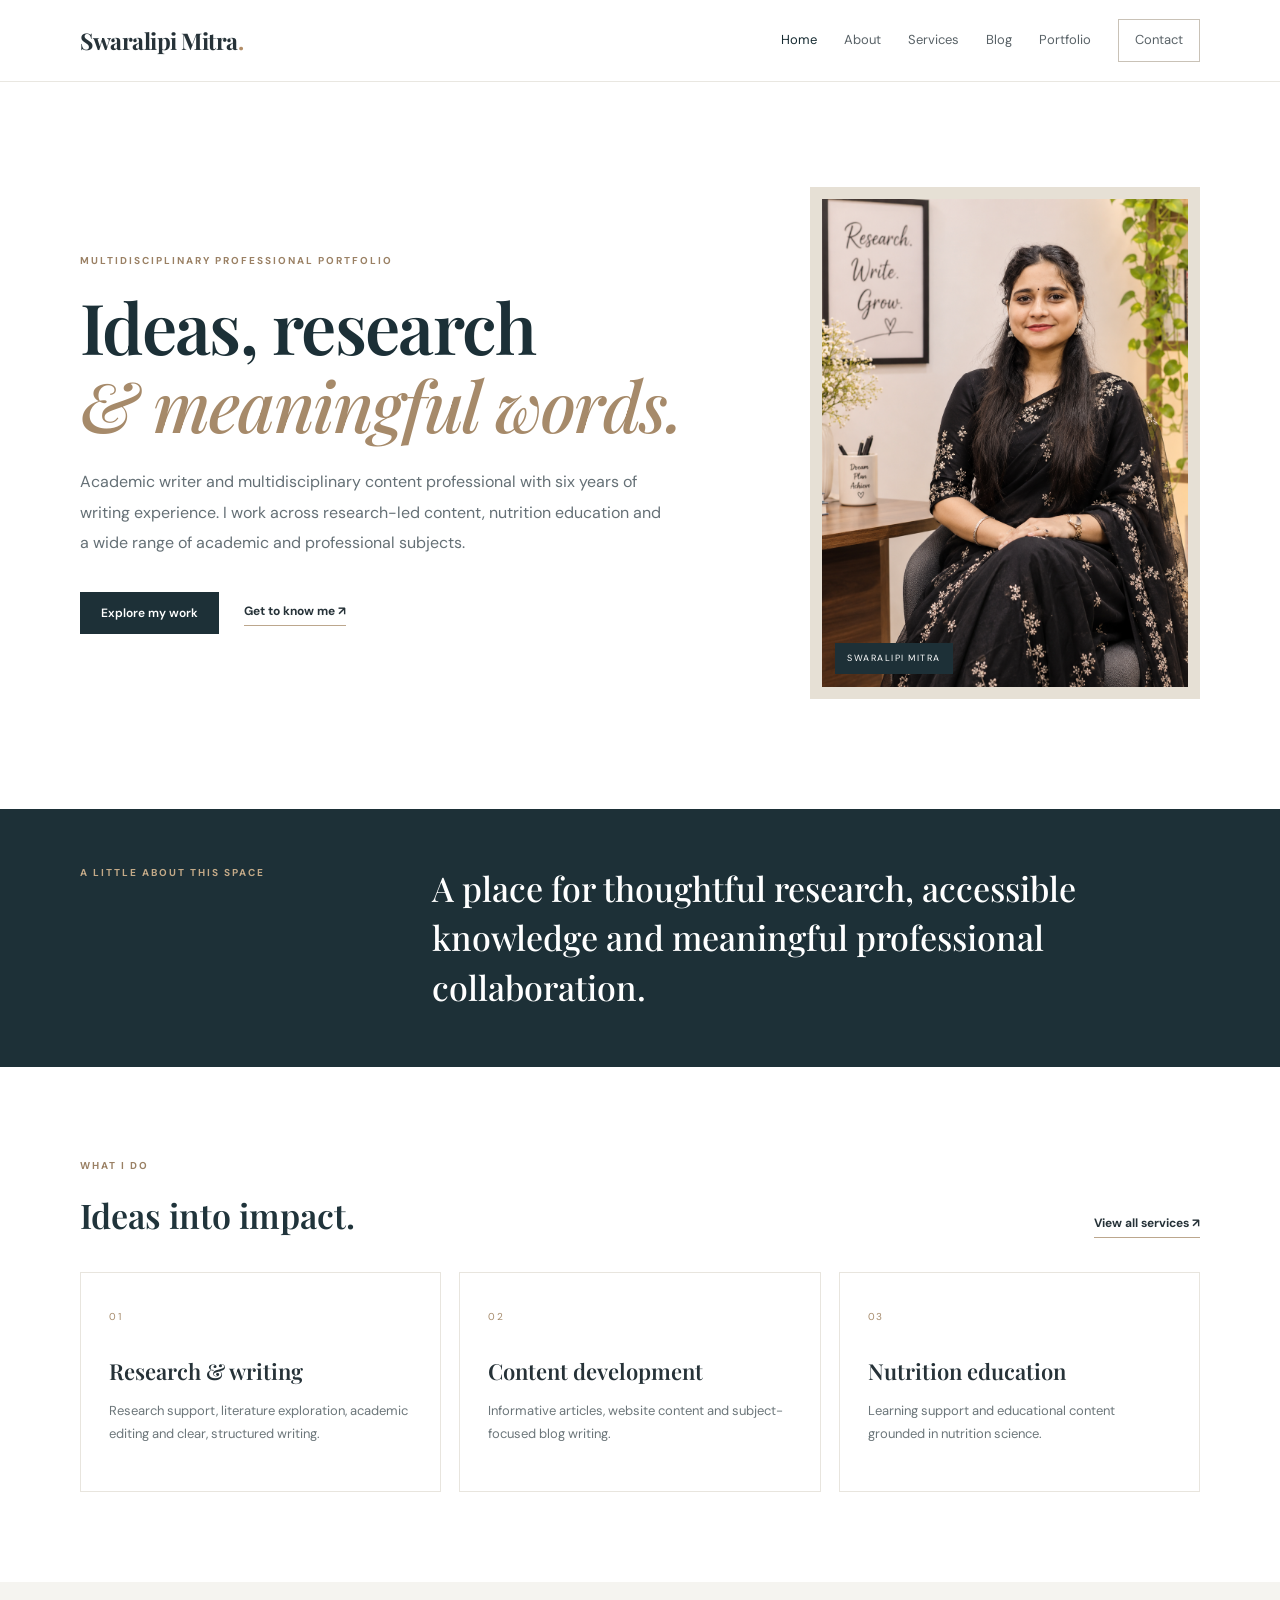
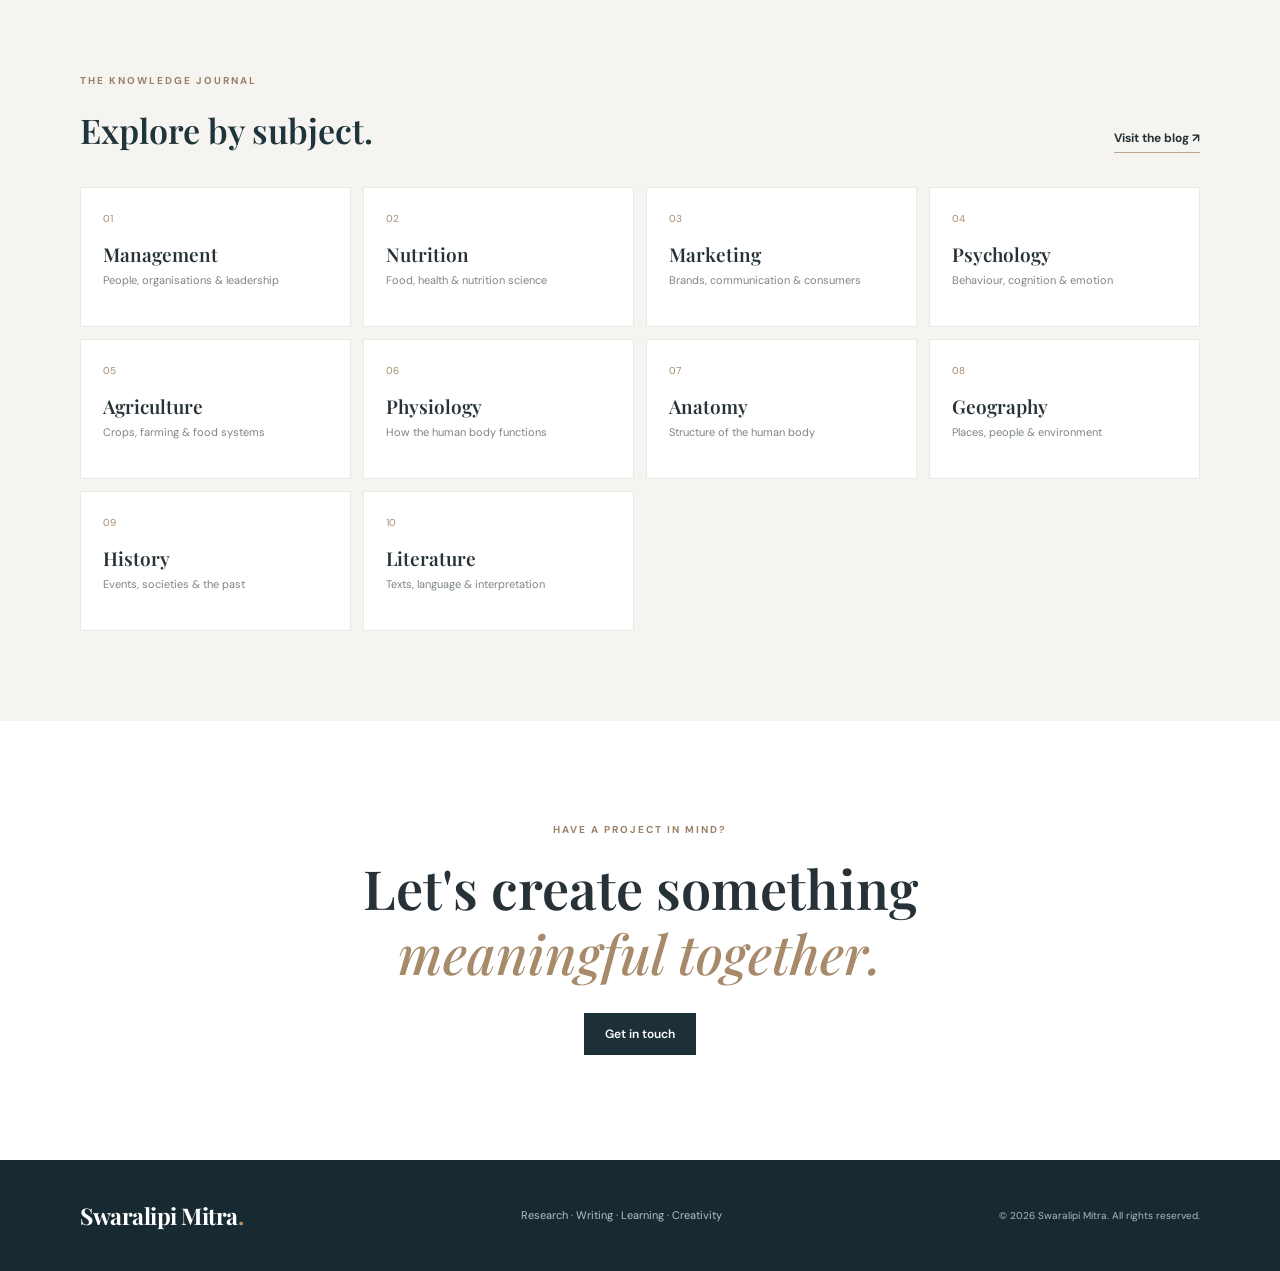
<file: index.html>
<!doctype html>
<html lang="en">
<head>
  <meta charset="utf-8">
  <meta name="viewport" content="width=device-width, initial-scale=1">
  <meta name="description" content="Explore the portfolio of Swaralipi Mitra, an academic writer and content professional working across research, nutrition education and communication.">
  <meta name="theme-color" content="#1d3037">
  <title>Swaralipi Mitra | Portfolio</title>
  <link rel="preconnect" href="https://fonts.googleapis.com">
  <link rel="preconnect" href="https://fonts.gstatic.com" crossorigin>
  <link href="https://fonts.googleapis.com/css2?family=DM+Sans:wght@400;500;600;700&family=Playfair+Display:wght@500;600;700&display=swap" rel="stylesheet">
  <link rel="stylesheet" href="style.css">
</head>
<body>
<header class="site-header">
  <a class="brand" href="index.html">Swaralipi Mitra<span>.</span></a>
  <button class="menu-toggle" aria-label="Open navigation" aria-expanded="false">☰</button>
  <nav class="main-nav">
    <a class="active" href="index.html">Home</a><a href="about.html">About</a><a href="services.html">Services</a><a href="blog.html">Blog</a><a href="portfolio.html">Portfolio</a><a class="nav-contact" href="contact.html">Contact</a>
  </nav>
</header>
<main>
  <section class="hero wrap">
    <div class="hero-copy">
      <p class="eyebrow">MULTIDISCIPLINARY PROFESSIONAL PORTFOLIO</p>
      <h1>Ideas, research<br><em>& meaningful words.</em></h1>
      <p class="lead">Academic writer and multidisciplinary content professional with six years of writing experience. I work across research-led content, nutrition education and a wide range of academic and professional subjects.</p>
      <div class="hero-actions"><a class="button button-dark" href="portfolio.html">Explore my work</a><a class="text-link" href="about.html">Get to know me ↗</a></div>
    </div>
    <div class="hero-photo-wrap"><img class="hero-photo" src="profile.jpg" alt="Professional portrait of Swaralipi Mitra"><span class="photo-caption">SWARALIPI MITRA</span></div>
  </section>

  <section class="intro-band">
    <div class="wrap intro-grid"><p class="eyebrow">A LITTLE ABOUT THIS SPACE</p><p class="intro-statement">A place for thoughtful research, accessible knowledge and meaningful professional collaboration.</p></div>
  </section>

  <section class="section wrap">
    <div class="section-heading"><div><p class="eyebrow">WHAT I DO</p><h2>Ideas into impact.</h2></div><a class="text-link" href="services.html">View all services ↗</a></div>
    <div class="three-grid">
      <article class="service-card"><span class="card-number">01</span><h3>Research & writing</h3><p>Research support, literature exploration, academic editing and clear, structured writing.</p></article>
      <article class="service-card"><span class="card-number">02</span><h3>Content development</h3><p>Informative articles, website content and subject-focused blog writing.</p></article>
      <article class="service-card"><span class="card-number">03</span><h3>Nutrition education</h3><p>Learning support and educational content grounded in nutrition science.</p></article>
    </div>
  </section>

  <section class="section section-muted">
    <div class="wrap">
      <div class="section-heading"><div><p class="eyebrow">THE KNOWLEDGE JOURNAL</p><h2>Explore by subject.</h2></div><a class="text-link" href="blog.html">Visit the blog ↗</a></div>
      <div class="subject-grid">
        <a href="blog.html#management" class="subject-tile"><span>01</span><strong>Management</strong><small>People, organisations & leadership</small></a>
        <a href="blog.html#nutrition" class="subject-tile"><span>02</span><strong>Nutrition</strong><small>Food, health & nutrition science</small></a>
        <a href="blog.html#marketing" class="subject-tile"><span>03</span><strong>Marketing</strong><small>Brands, communication & consumers</small></a>
        <a href="blog.html#psychology" class="subject-tile"><span>04</span><strong>Psychology</strong><small>Behaviour, cognition & emotion</small></a>
        <a href="blog.html#agriculture" class="subject-tile"><span>05</span><strong>Agriculture</strong><small>Crops, farming & food systems</small></a>
        <a href="blog.html#physiology" class="subject-tile"><span>06</span><strong>Physiology</strong><small>How the human body functions</small></a>
        <a href="blog.html#anatomy" class="subject-tile"><span>07</span><strong>Anatomy</strong><small>Structure of the human body</small></a>
        <a href="blog.html#geography" class="subject-tile"><span>08</span><strong>Geography</strong><small>Places, people & environment</small></a>
        <a href="blog.html#history" class="subject-tile"><span>09</span><strong>History</strong><small>Events, societies & the past</small></a>
        <a href="blog.html#literature" class="subject-tile"><span>10</span><strong>Literature</strong><small>Texts, language & interpretation</small></a>
      </div>
    </div>
  </section>

  <section class="section wrap closing-cta"><p class="eyebrow">HAVE A PROJECT IN MIND?</p><h2>Let's create something<br><em>meaningful together.</em></h2><a class="button button-dark" href="contact.html">Get in touch</a></section>
</main>
<footer class="site-footer"><div class="wrap footer-inner"><a class="brand brand-light" href="index.html">Swaralipi Mitra<span>.</span></a><p>Research · Writing · Learning · Creativity</p><small>© <span data-year></span> Swaralipi Mitra. All rights reserved.</small></div></footer>
<script src="main.js"></script>
</body></html>
</file>
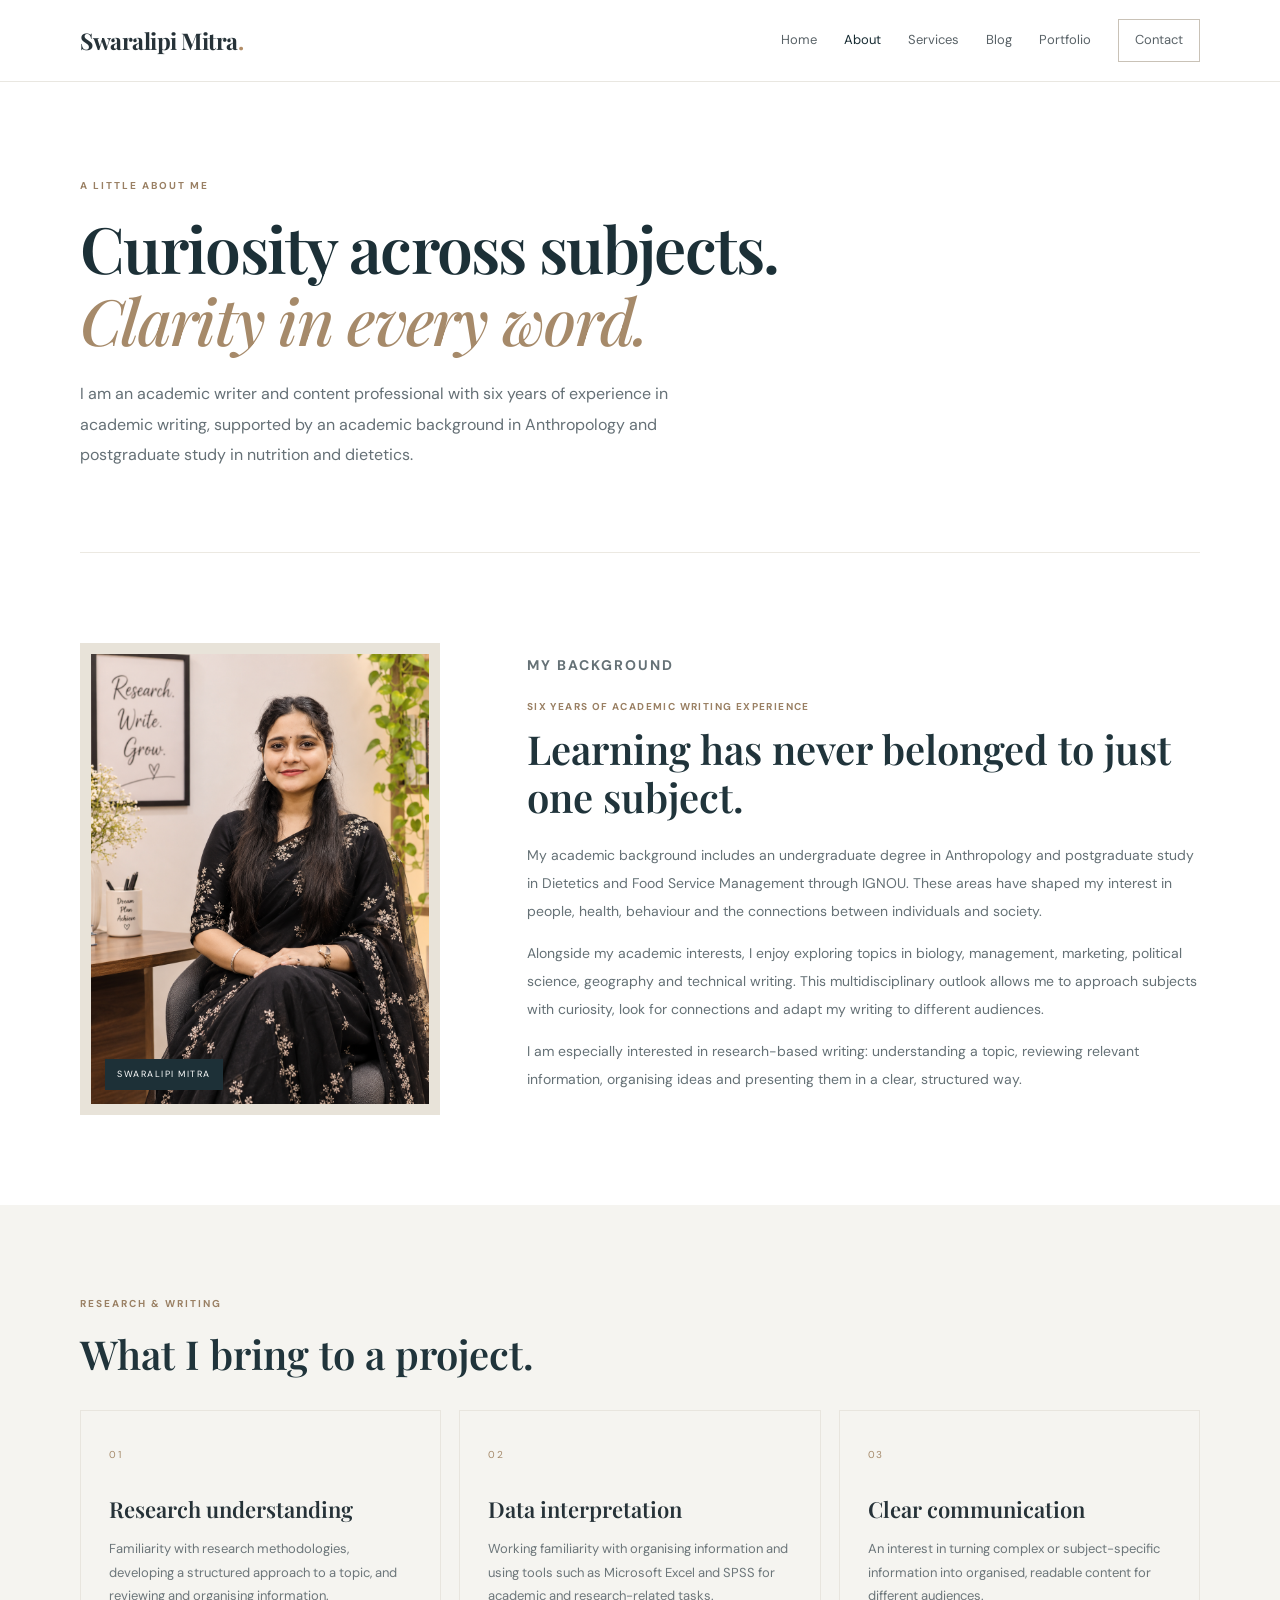
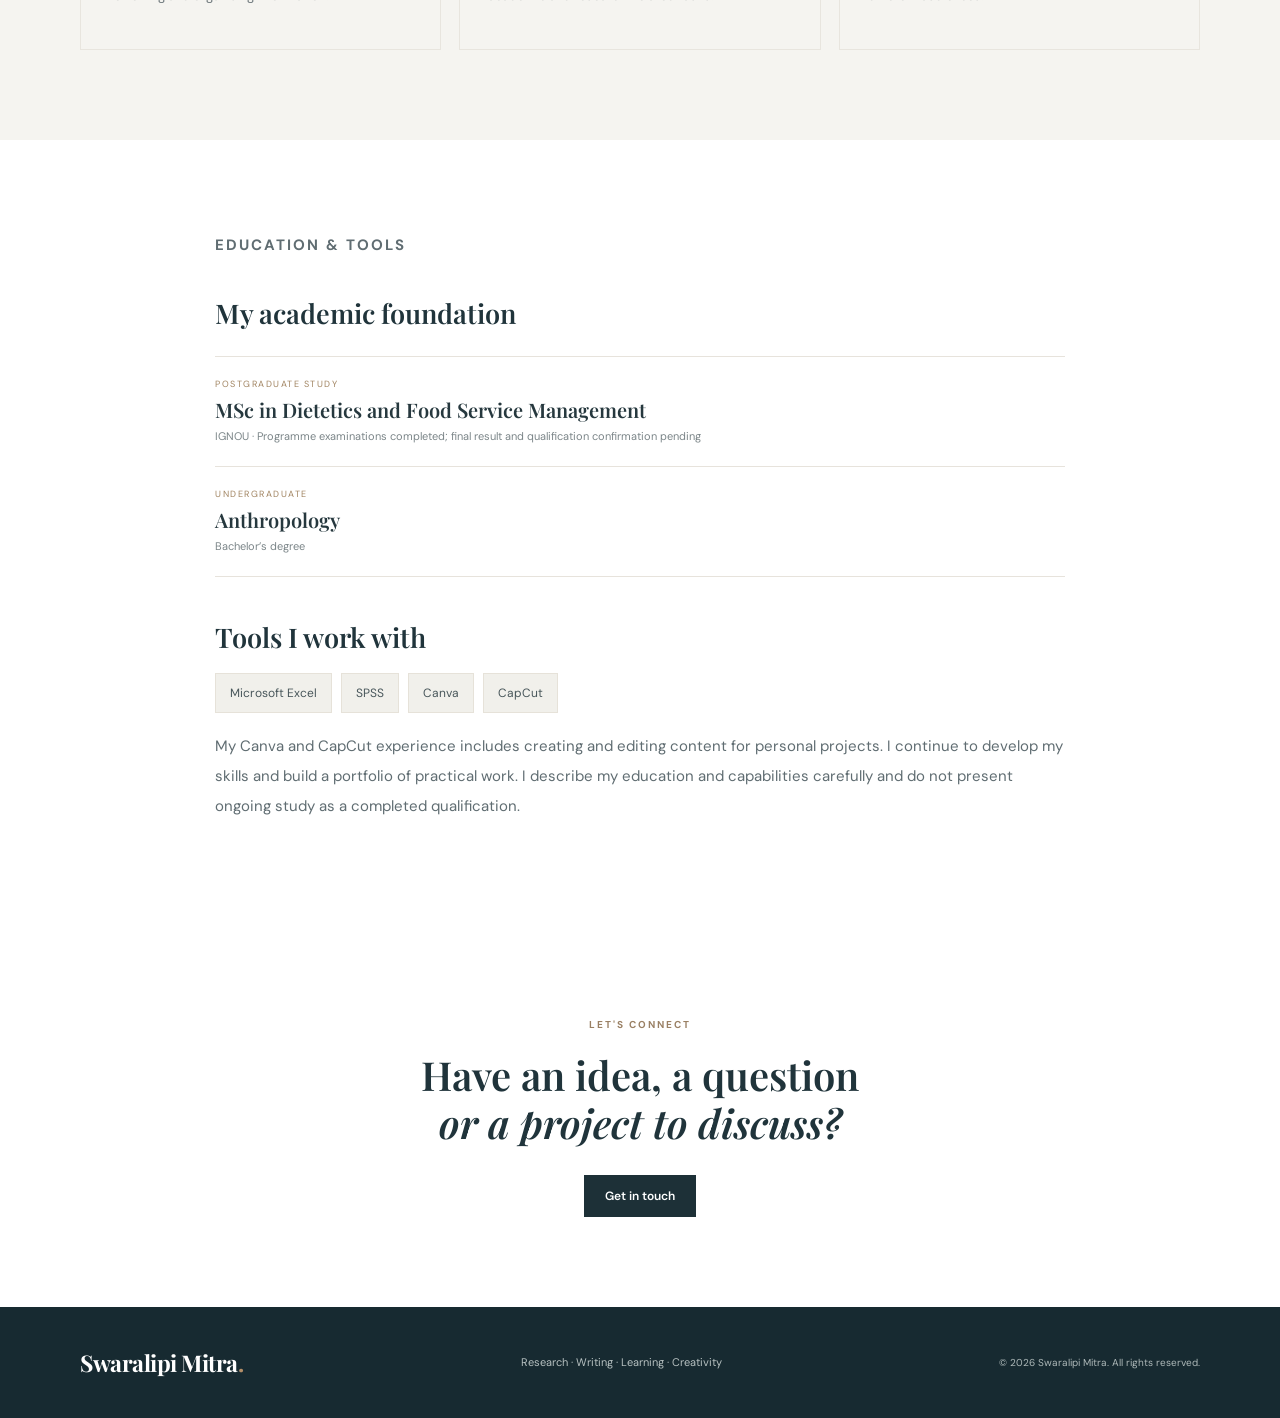
<file: about.html>
<!doctype html>
<html lang="en">
<head>
  <meta charset="utf-8">
  <meta name="viewport" content="width=device-width, initial-scale=1">
  <meta name="theme-color" content="#1d3037">
  <meta name="description" content="Learn about Swaralipi Mitra, an academic writer with a background in Anthropology and postgraduate study in nutrition.">
  <title>About | Swaralipi Mitra</title>
  <link rel="preconnect" href="https://fonts.googleapis.com">
  <link href="https://fonts.googleapis.com/css2?family=DM+Sans:wght@400;500;600;700&family=Playfair+Display:wght@500;600;700&display=swap" rel="stylesheet">
  <link rel="stylesheet" href="style.css">
</head>
<body>
<header class="site-header">
  <a class="brand" href="index.html">Swaralipi Mitra<span>.</span></a>
  <button class="menu-toggle" aria-label="Open navigation" aria-expanded="false">☰</button>
  <nav class="main-nav">
    <a href="index.html">Home</a><a class="active" href="about.html">About</a><a href="services.html">Services</a><a href="blog.html">Blog</a><a href="portfolio.html">Portfolio</a><a class="nav-contact" href="contact.html">Contact</a>
  </nav>
</header>
<main>
  <section class="page-hero wrap">
    <p class="eyebrow">A LITTLE ABOUT ME</p>
    <h1>Curiosity across subjects.<br><em>Clarity in every word.</em></h1>
    <p class="lead">I am an academic writer and content professional with six years of experience in academic writing, supported by an academic background in Anthropology and postgraduate study in nutrition and dietetics.</p>
  </section>

  <section class="section wrap about-profile">
    <div class="about-photo-frame">
      <img src="profile.jpg" alt="Portrait of Swaralipi Mitra" class="about-photo">
      <span class="photo-caption">SWARALIPI MITRA</span>
    </div>
    <div class="about-copy">
      <p class="eyebrow">MY BACKGROUND</p>
      <p class="experience-line">SIX YEARS OF ACADEMIC WRITING EXPERIENCE</p>
      <h2>Learning has never belonged to just one subject.</h2>
      <p>My academic background includes an undergraduate degree in Anthropology and postgraduate study in Dietetics and Food Service Management through IGNOU. These areas have shaped my interest in people, health, behaviour and the connections between individuals and society.</p>
      <p>Alongside my academic interests, I enjoy exploring topics in biology, management, marketing, political science, geography and technical writing. This multidisciplinary outlook allows me to approach subjects with curiosity, look for connections and adapt my writing to different audiences.</p>
      <p>I am especially interested in research-based writing: understanding a topic, reviewing relevant information, organising ideas and presenting them in a clear, structured way.</p>
    </div>
  </section>

  <section class="section section-muted">
    <div class="wrap">
      <p class="eyebrow">RESEARCH & WRITING</p>
      <h2 class="about-section-title">What I bring to a project.</h2>
      <div class="three-grid">
        <article class="service-card"><span class="card-number">01</span><h3>Research understanding</h3><p>Familiarity with research methodologies, developing a structured approach to a topic, and reviewing and organising information.</p></article>
        <article class="service-card"><span class="card-number">02</span><h3>Data interpretation</h3><p>Working familiarity with organising information and using tools such as Microsoft Excel and SPSS for academic and research-related tasks.</p></article>
        <article class="service-card"><span class="card-number">03</span><h3>Clear communication</h3><p>An interest in turning complex or subject-specific information into organised, readable content for different audiences.</p></article>
      </div>
    </div>
  </section>

  <section class="section wrap content-narrow">
    <p class="eyebrow">EDUCATION & TOOLS</p>
    <h2>My academic foundation</h2>
    <div class="education-list">
      <div><span>POSTGRADUATE STUDY</span><strong>MSc in Dietetics and Food Service Management</strong><small>IGNOU · Programme examinations completed; final result and qualification confirmation pending</small></div>
      <div><span>UNDERGRADUATE</span><strong>Anthropology</strong><small>Bachelor’s degree</small></div>
    </div>
    <h2>Tools I work with</h2>
    <div class="skill-tags"><span>Microsoft Excel</span><span>SPSS</span><span>Canva</span><span>CapCut</span></div>
    <p class="about-note">My Canva and CapCut experience includes creating and editing content for personal projects. I continue to develop my skills and build a portfolio of practical work. I describe my education and capabilities carefully and do not present ongoing study as a completed qualification.</p>
  </section>

  <section class="section wrap about-cta">
    <p class="eyebrow">LET'S CONNECT</p>
    <h2>Have an idea, a question<br><em>or a project to discuss?</em></h2>
    <a class="button button-dark" href="contact.html">Get in touch</a>
  </section>
</main>
<footer class="site-footer"><div class="wrap footer-inner"><a class="brand brand-light" href="index.html">Swaralipi Mitra<span>.</span></a><p>Research · Writing · Learning · Creativity</p><small>© <span data-year></span> Swaralipi Mitra. All rights reserved.</small></div></footer>
<script src="main.js"></script>
</body>
</html>
</file>
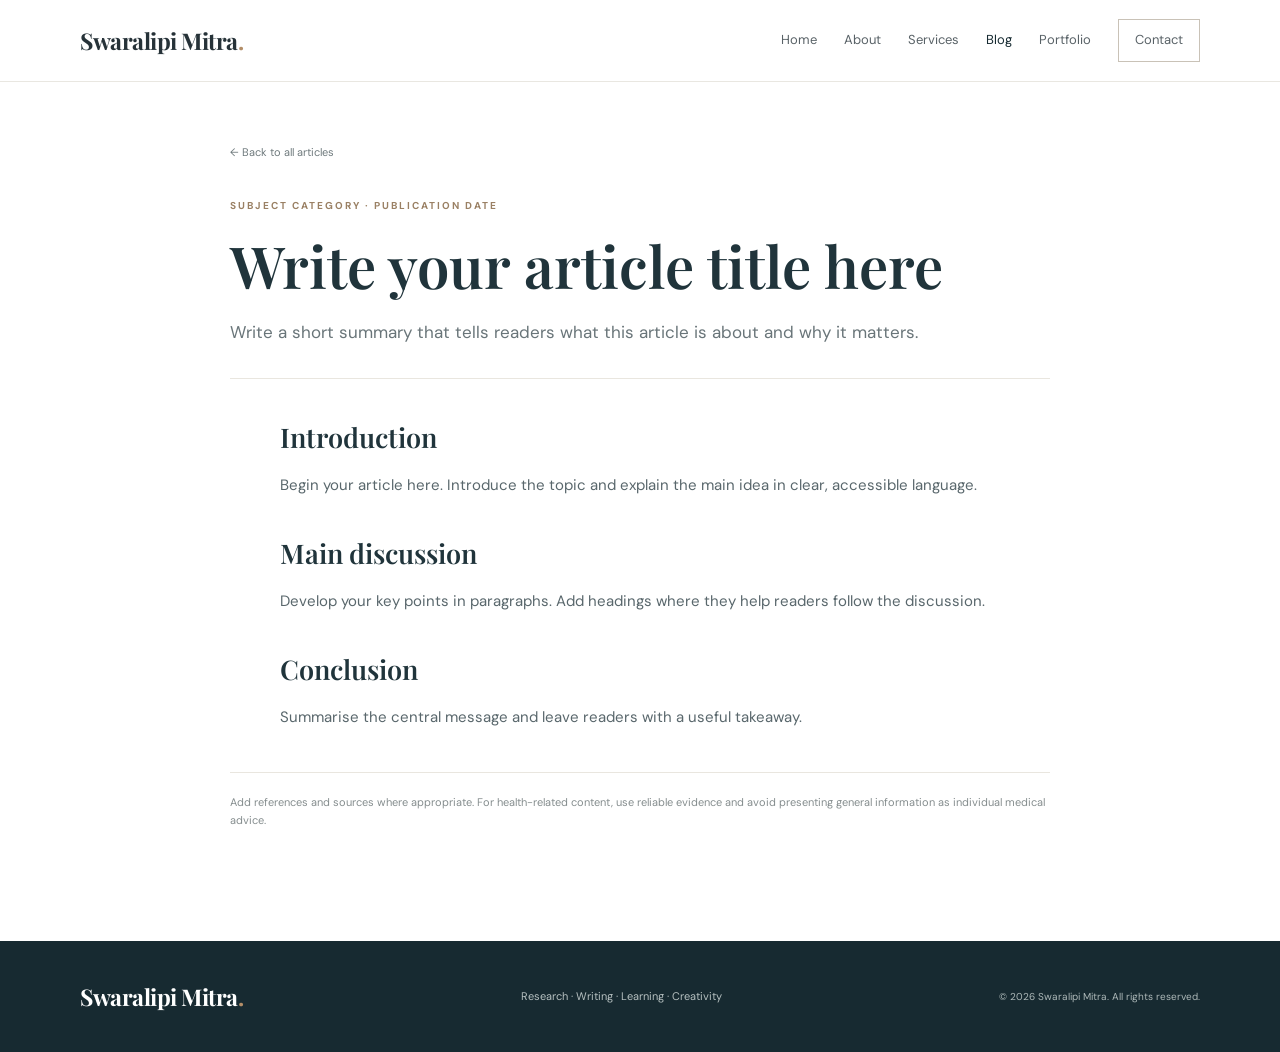
<file: article-template.html>
<!doctype html>
<html lang="en">
<head>
<meta charset="utf-8"><meta name="viewport" content="width=device-width, initial-scale=1">
<title>ARTICLE TITLE | Swaralipi Mitra</title>
<link rel="preconnect" href="https://fonts.googleapis.com">
<link href="https://fonts.googleapis.com/css2?family=DM+Sans:wght@400;500;600;700&family=Playfair+Display:wght@500;600;700&display=swap" rel="stylesheet">
<link rel="stylesheet" href="style.css">
</head>
<body>
<header class="site-header">
<a class="brand" href="index.html">Swaralipi Mitra<span>.</span></a>
<nav class="main-nav"><a href="index.html">Home</a><a href="about.html">About</a><a href="services.html">Services</a><a class="active" href="blog.html">Blog</a><a href="portfolio.html">Portfolio</a><a class="nav-contact" href="contact.html">Contact</a></nav>
</header>
<main>
<article class="article-page wrap">
<a class="back-link" href="blog.html">← Back to all articles</a>
<p class="eyebrow">SUBJECT CATEGORY · PUBLICATION DATE</p>
<h1>Write your article title here</h1>
<p class="article-deck">Write a short summary that tells readers what this article is about and why it matters.</p>
<div class="article-body">
<h2>Introduction</h2>
<p>Begin your article here. Introduce the topic and explain the main idea in clear, accessible language.</p>
<h2>Main discussion</h2>
<p>Develop your key points in paragraphs. Add headings where they help readers follow the discussion.</p>
<h2>Conclusion</h2>
<p>Summarise the central message and leave readers with a useful takeaway.</p>
</div>
<p class="article-disclaimer">Add references and sources where appropriate. For health-related content, use reliable evidence and avoid presenting general information as individual medical advice.</p>
</article>
</main>
<footer class="site-footer"><div class="wrap footer-inner"><a class="brand brand-light" href="index.html">Swaralipi Mitra<span>.</span></a><p>Research · Writing · Learning · Creativity</p><small>© <span data-year></span> Swaralipi Mitra. All rights reserved.</small></div></footer>
<script src="main.js"></script>
</body></html>
</file>
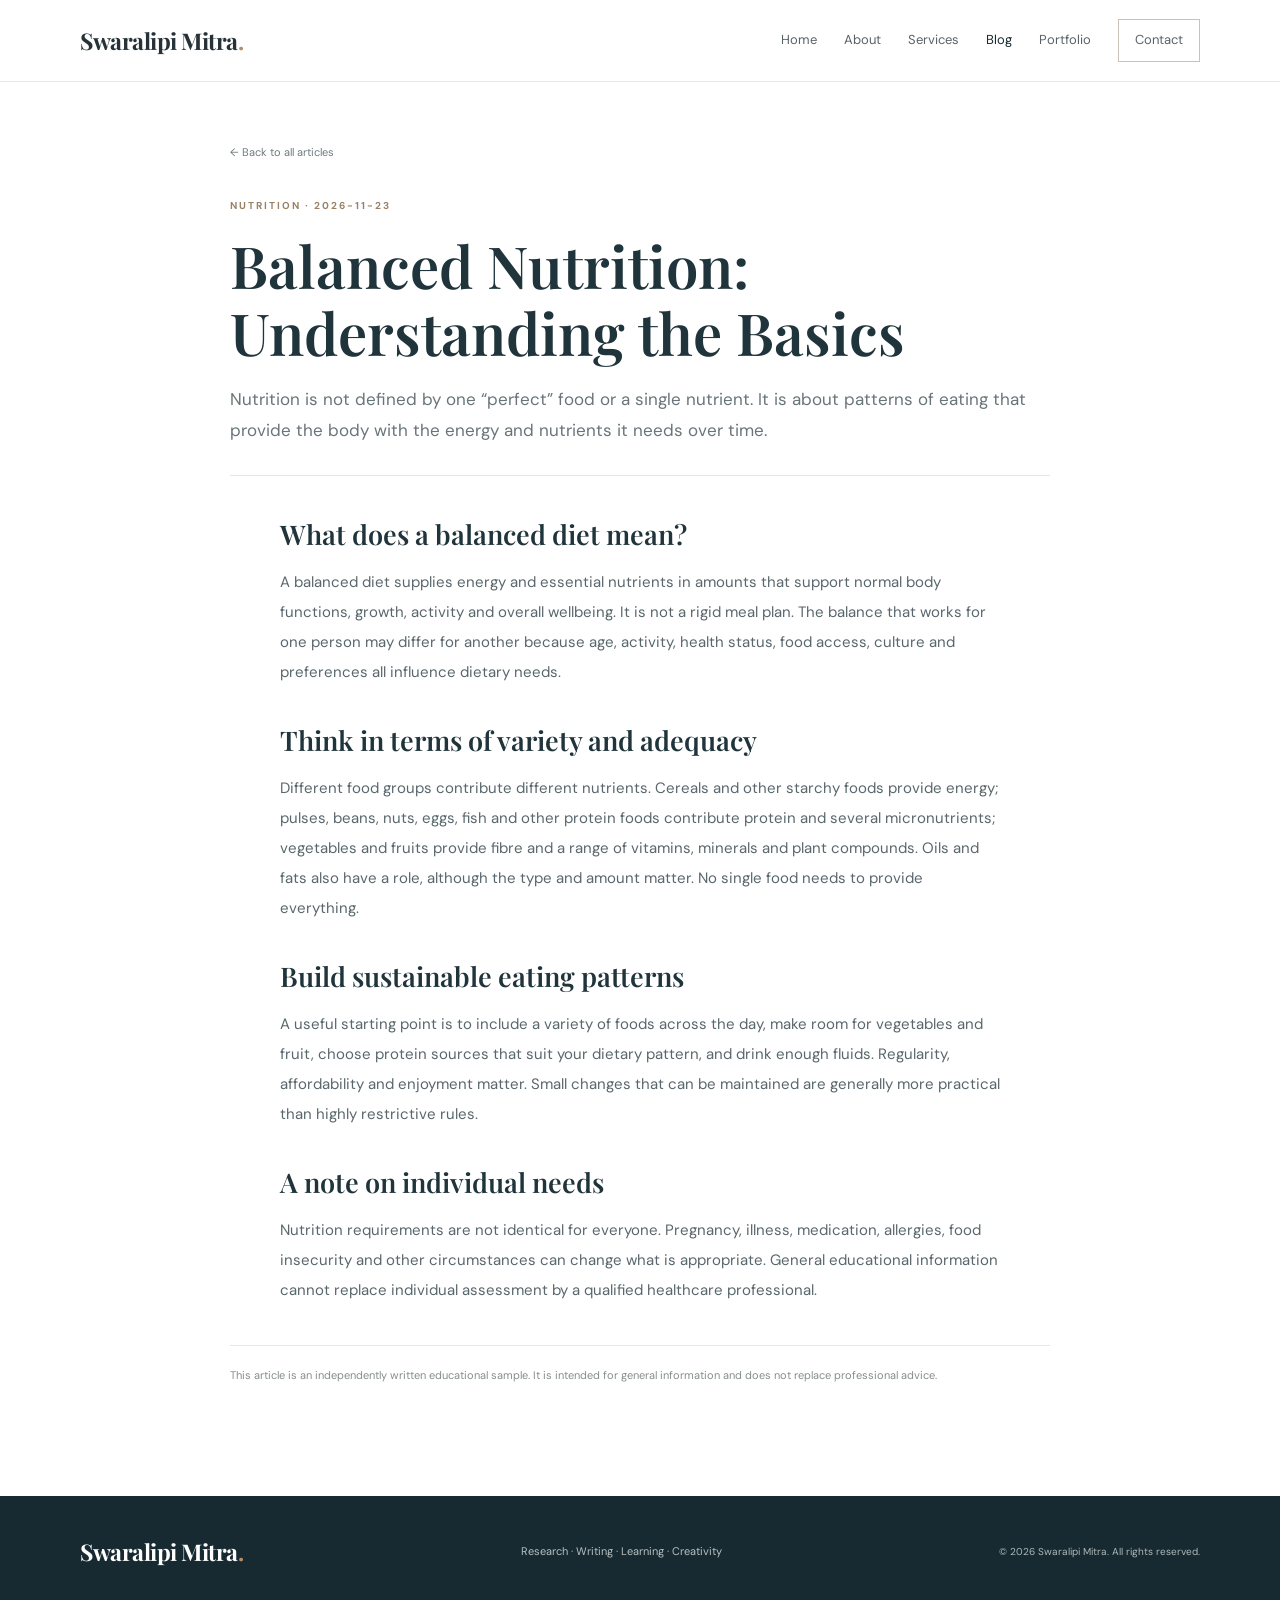
<file: balanced-nutrition-basics.html>
<!doctype html>
<html lang="en"><head><meta charset="utf-8"><meta name="viewport" content="width=device-width, initial-scale=1"><meta name="description" content="A practical introduction to dietary variety, balance, adequacy and the role of everyday food choices."><meta name="theme-color" content="#1d3037"><title>Balanced Nutrition: Understanding the Basics | Swaralipi Mitra</title><link rel="preconnect" href="https://fonts.googleapis.com"><link rel="preconnect" href="https://fonts.gstatic.com" crossorigin><link href="https://fonts.googleapis.com/css2?family=DM+Sans:wght@400;500;600;700&family=Playfair+Display:wght@500;600;700&display=swap" rel="stylesheet"><link rel="stylesheet" href="style.css"></head>
<body><header class="site-header"><a class="brand" href="index.html">Swaralipi Mitra<span>.</span></a><button class="menu-toggle" aria-label="Open navigation" aria-expanded="false">☰</button><nav class="main-nav"><a href="index.html">Home</a><a href="about.html">About</a><a href="services.html">Services</a><a class="active" href="blog.html">Blog</a><a href="portfolio.html">Portfolio</a><a class="nav-contact" href="contact.html">Contact</a></nav></header>
<main><article class="article-page wrap"><a class="back-link" href="blog.html">← Back to all articles</a><p class="eyebrow">NUTRITION · 2026-11-23</p><h1>Balanced Nutrition: Understanding the Basics</h1><p class="article-deck">Nutrition is not defined by one “perfect” food or a single nutrient. It is about patterns of eating that provide the body with the energy and nutrients it needs over time.</p><div class="article-body"><h2>What does a balanced diet mean?</h2>
<p>A balanced diet supplies energy and essential nutrients in amounts that support normal body functions, growth, activity and overall wellbeing. It is not a rigid meal plan. The balance that works for one person may differ for another because age, activity, health status, food access, culture and preferences all influence dietary needs.</p>
<h2>Think in terms of variety and adequacy</h2>
<p>Different food groups contribute different nutrients. Cereals and other starchy foods provide energy; pulses, beans, nuts, eggs, fish and other protein foods contribute protein and several micronutrients; vegetables and fruits provide fibre and a range of vitamins, minerals and plant compounds. Oils and fats also have a role, although the type and amount matter. No single food needs to provide everything.</p>
<h2>Build sustainable eating patterns</h2>
<p>A useful starting point is to include a variety of foods across the day, make room for vegetables and fruit, choose protein sources that suit your dietary pattern, and drink enough fluids. Regularity, affordability and enjoyment matter. Small changes that can be maintained are generally more practical than highly restrictive rules.</p>
<h2>A note on individual needs</h2>
<p>Nutrition requirements are not identical for everyone. Pregnancy, illness, medication, allergies, food insecurity and other circumstances can change what is appropriate. General educational information cannot replace individual assessment by a qualified healthcare professional.</p></div><p class="article-disclaimer">This article is an independently written educational sample. It is intended for general information and does not replace professional advice.</p></article></main>
<footer class="site-footer"><div class="wrap footer-inner"><a class="brand brand-light" href="index.html">Swaralipi Mitra<span>.</span></a><p>Research · Writing · Learning · Creativity</p><small>© <span data-year></span> Swaralipi Mitra. All rights reserved.</small></div></footer><script src="main.js"></script></body></html>
</file>
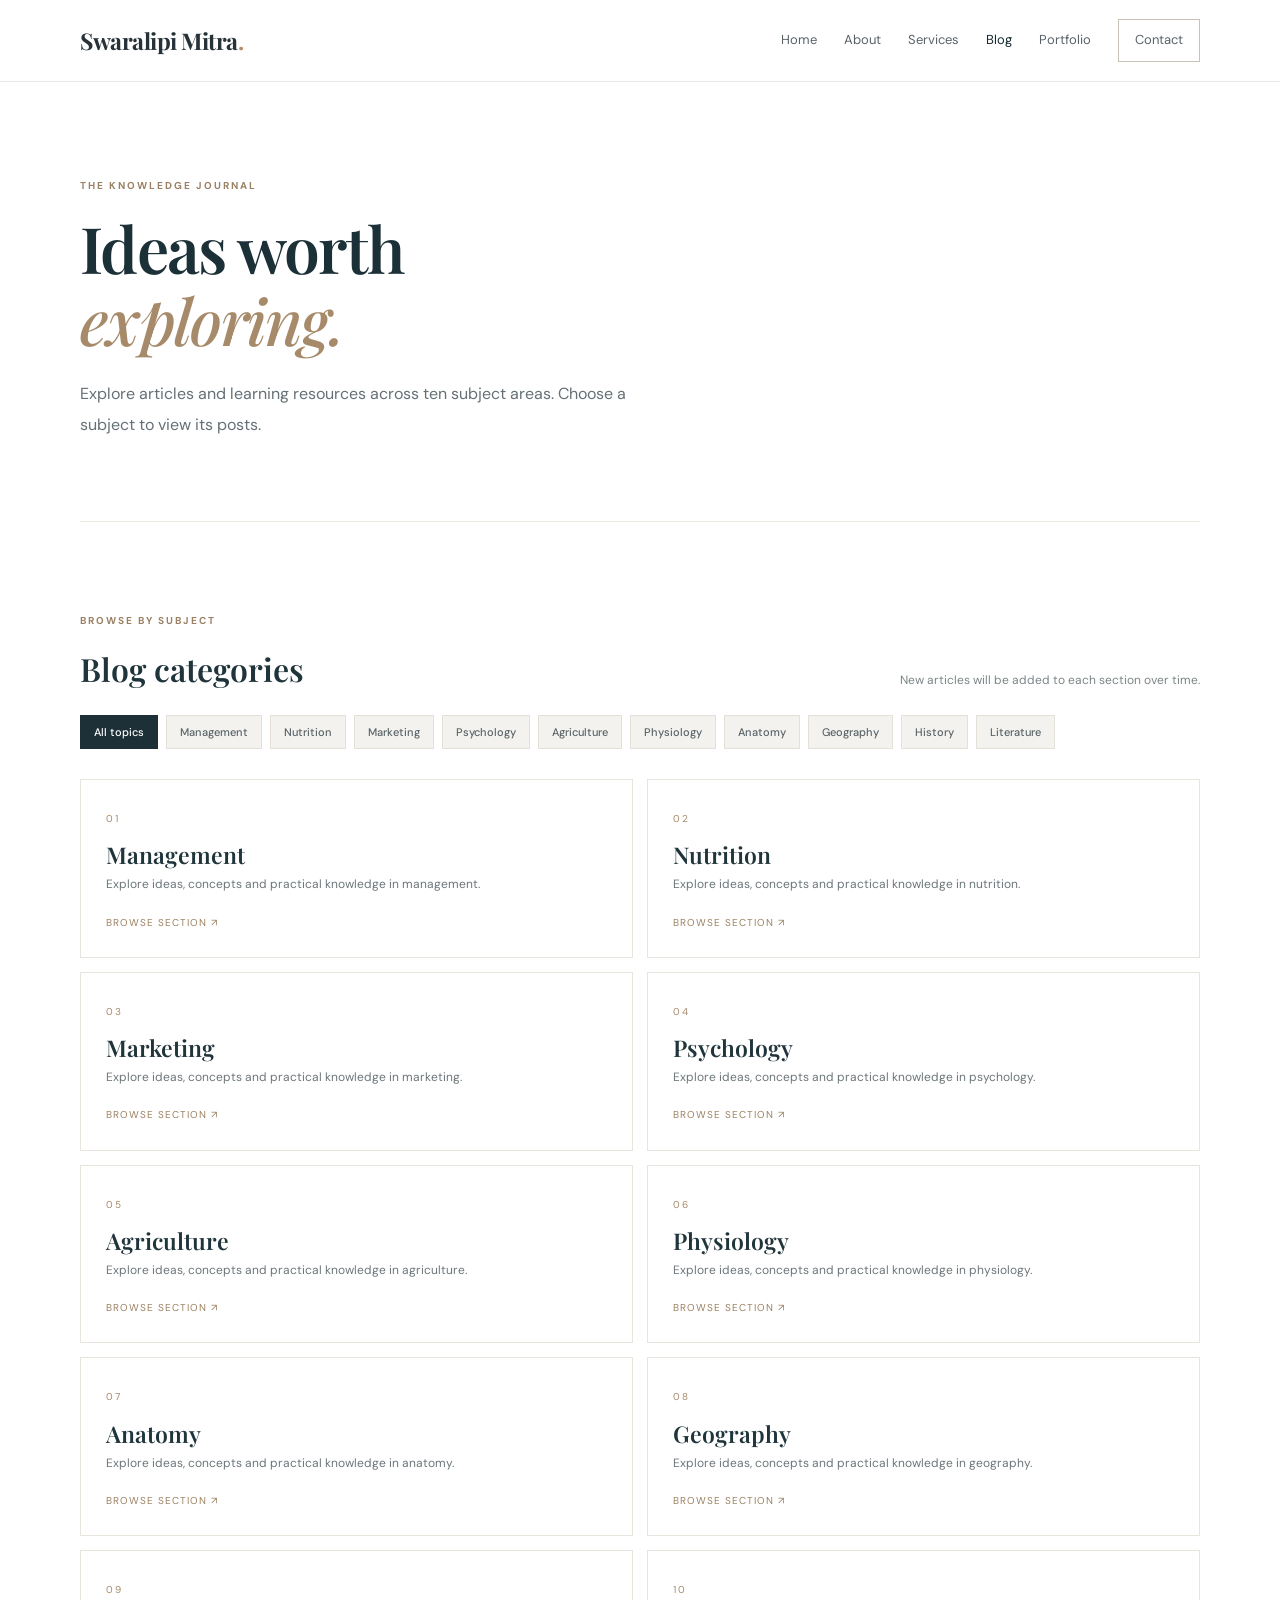
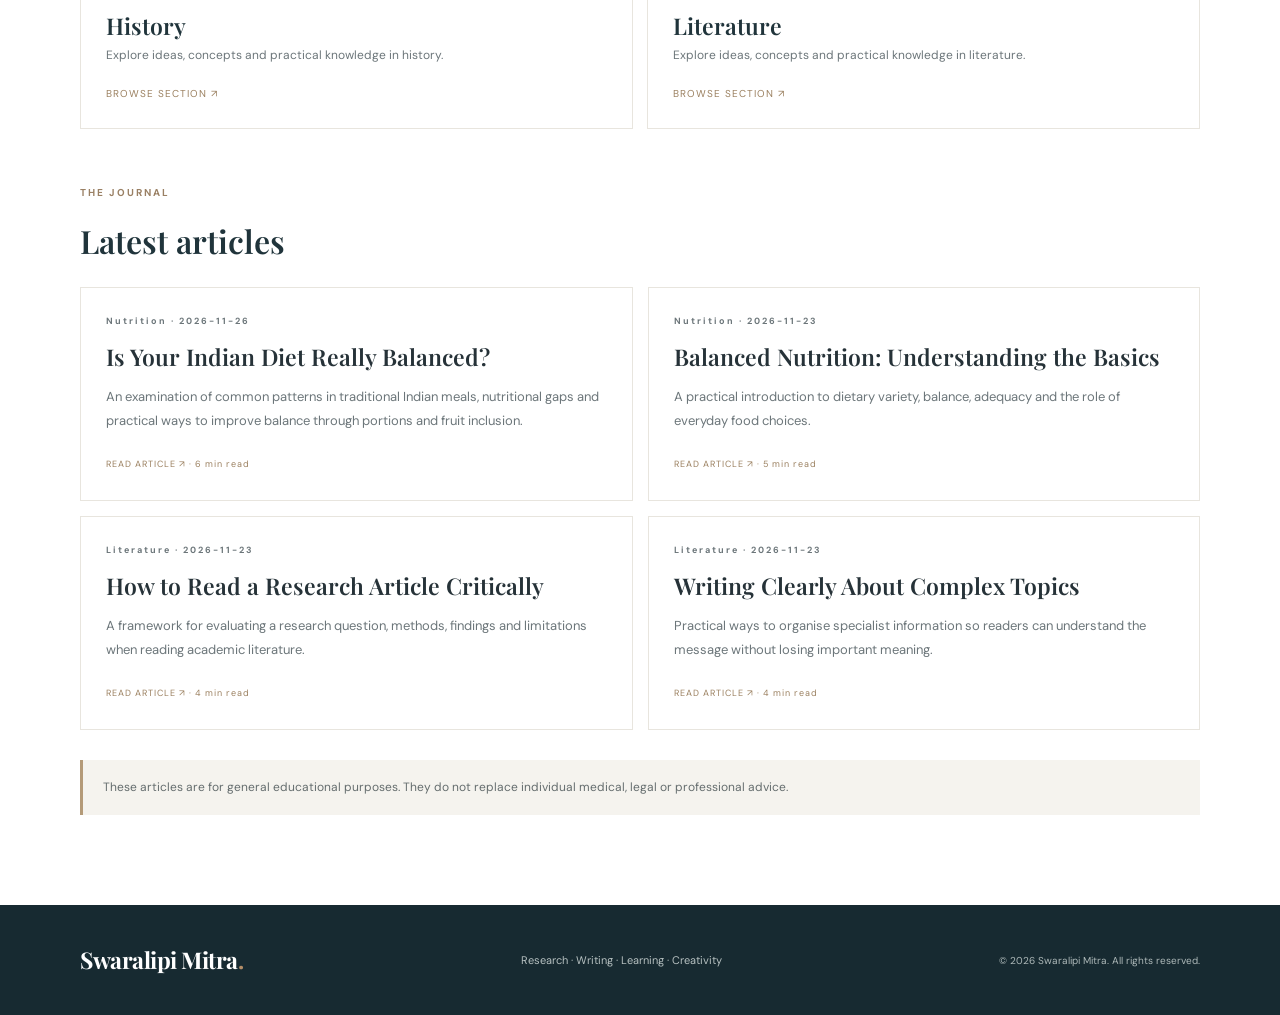
<file: blog.html>
<!doctype html>
<html lang="en"><head><meta charset="utf-8"><meta name="viewport" content="width=device-width, initial-scale=1"><meta name="theme-color" content="#1d3037"><meta name="description" content="Browse Swaralipi Mitra’s writing across management, nutrition, marketing, psychology, agriculture, physiology, anatomy, geography, history and literature."><title>Blog | Swaralipi Mitra</title><link rel="preconnect" href="https://fonts.googleapis.com"><link rel="preconnect" href="https://fonts.gstatic.com" crossorigin><link href="https://fonts.googleapis.com/css2?family=DM+Sans:wght@400;500;600;700&family=Playfair+Display:wght@500;600;700&display=swap" rel="stylesheet"><link rel="stylesheet" href="style.css"></head>
<body><header class="site-header"><a class="brand" href="index.html">Swaralipi Mitra<span>.</span></a><button class="menu-toggle" aria-label="Open navigation" aria-expanded="false">☰</button><nav class="main-nav"><a href="index.html">Home</a><a href="about.html">About</a><a href="services.html">Services</a><a class="active" href="blog.html">Blog</a><a href="portfolio.html">Portfolio</a><a class="nav-contact" href="contact.html">Contact</a></nav></header>
<main><section class="page-hero wrap"><p class="eyebrow">THE KNOWLEDGE JOURNAL</p><h1>Ideas worth<br><em>exploring.</em></h1><p class="lead">Explore articles and learning resources across ten subject areas. Choose a subject to view its posts.</p></section>
<section class="section wrap"><div class="blog-intro-row"><div><p class="eyebrow">BROWSE BY SUBJECT</p><h2 class="journal-heading">Blog categories</h2></div><p class="journal-note">New articles will be added to each section over time.</p></div>
<div class="filter-row" id="blog-filters" aria-label="Filter blog topics"><button class="filter-button selected" data-filter="all" aria-pressed="true">All topics</button>
<button class="filter-button" data-filter="Management" aria-pressed="false">Management</button>
<button class="filter-button" data-filter="Nutrition" aria-pressed="false">Nutrition</button>
<button class="filter-button" data-filter="Marketing" aria-pressed="false">Marketing</button>
<button class="filter-button" data-filter="Psychology" aria-pressed="false">Psychology</button>
<button class="filter-button" data-filter="Agriculture" aria-pressed="false">Agriculture</button>
<button class="filter-button" data-filter="Physiology" aria-pressed="false">Physiology</button>
<button class="filter-button" data-filter="Anatomy" aria-pressed="false">Anatomy</button>
<button class="filter-button" data-filter="Geography" aria-pressed="false">Geography</button>
<button class="filter-button" data-filter="History" aria-pressed="false">History</button>
<button class="filter-button" data-filter="Literature" aria-pressed="false">Literature</button>
</div><div class="category-grid" id="category-list"><a class="category-card" href="#" data-category-card="Management" id="management"><span class="category-number">01</span><h2>Management</h2><p class="category-description">Explore ideas, concepts and practical knowledge in management.</p><span class="category-count" data-count="Management">Browse section ↗</span></a><a class="category-card" href="#" data-category-card="Nutrition" id="nutrition"><span class="category-number">02</span><h2>Nutrition</h2><p class="category-description">Explore ideas, concepts and practical knowledge in nutrition.</p><span class="category-count" data-count="Nutrition">Browse section ↗</span></a><a class="category-card" href="#" data-category-card="Marketing" id="marketing"><span class="category-number">03</span><h2>Marketing</h2><p class="category-description">Explore ideas, concepts and practical knowledge in marketing.</p><span class="category-count" data-count="Marketing">Browse section ↗</span></a><a class="category-card" href="#" data-category-card="Psychology" id="psychology"><span class="category-number">04</span><h2>Psychology</h2><p class="category-description">Explore ideas, concepts and practical knowledge in psychology.</p><span class="category-count" data-count="Psychology">Browse section ↗</span></a><a class="category-card" href="#" data-category-card="Agriculture" id="agriculture"><span class="category-number">05</span><h2>Agriculture</h2><p class="category-description">Explore ideas, concepts and practical knowledge in agriculture.</p><span class="category-count" data-count="Agriculture">Browse section ↗</span></a><a class="category-card" href="#" data-category-card="Physiology" id="physiology"><span class="category-number">06</span><h2>Physiology</h2><p class="category-description">Explore ideas, concepts and practical knowledge in physiology.</p><span class="category-count" data-count="Physiology">Browse section ↗</span></a><a class="category-card" href="#" data-category-card="Anatomy" id="anatomy"><span class="category-number">07</span><h2>Anatomy</h2><p class="category-description">Explore ideas, concepts and practical knowledge in anatomy.</p><span class="category-count" data-count="Anatomy">Browse section ↗</span></a><a class="category-card" href="#" data-category-card="Geography" id="geography"><span class="category-number">08</span><h2>Geography</h2><p class="category-description">Explore ideas, concepts and practical knowledge in geography.</p><span class="category-count" data-count="Geography">Browse section ↗</span></a><a class="category-card" href="#" data-category-card="History" id="history"><span class="category-number">09</span><h2>History</h2><p class="category-description">Explore ideas, concepts and practical knowledge in history.</p><span class="category-count" data-count="History">Browse section ↗</span></a><a class="category-card" href="#" data-category-card="Literature" id="literature"><span class="category-number">10</span><h2>Literature</h2><p class="category-description">Explore ideas, concepts and practical knowledge in literature.</p><span class="category-count" data-count="Literature">Browse section ↗</span></a></div><div class="blog-intro-row article-heading"><div><p class="eyebrow">THE JOURNAL</p><h2 class="journal-heading" id="article-heading">Latest articles</h2></div></div><div class="blog-grid" id="article-list" aria-live="polite"></div><p class="empty-articles" id="empty-articles" hidden>No articles in this category yet. Please check back soon.</p><div class="note-box">These articles are for general educational purposes. They do not replace individual medical, legal or professional advice.</div></section></main>
<footer class="site-footer"><div class="wrap footer-inner"><a class="brand brand-light" href="index.html">Swaralipi Mitra<span>.</span></a><p>Research · Writing · Learning · Creativity</p><small>© <span data-year></span> Swaralipi Mitra. All rights reserved.</small></div></footer><script src="articles.js"></script><script src="main.js"></script></body></html>
</file>
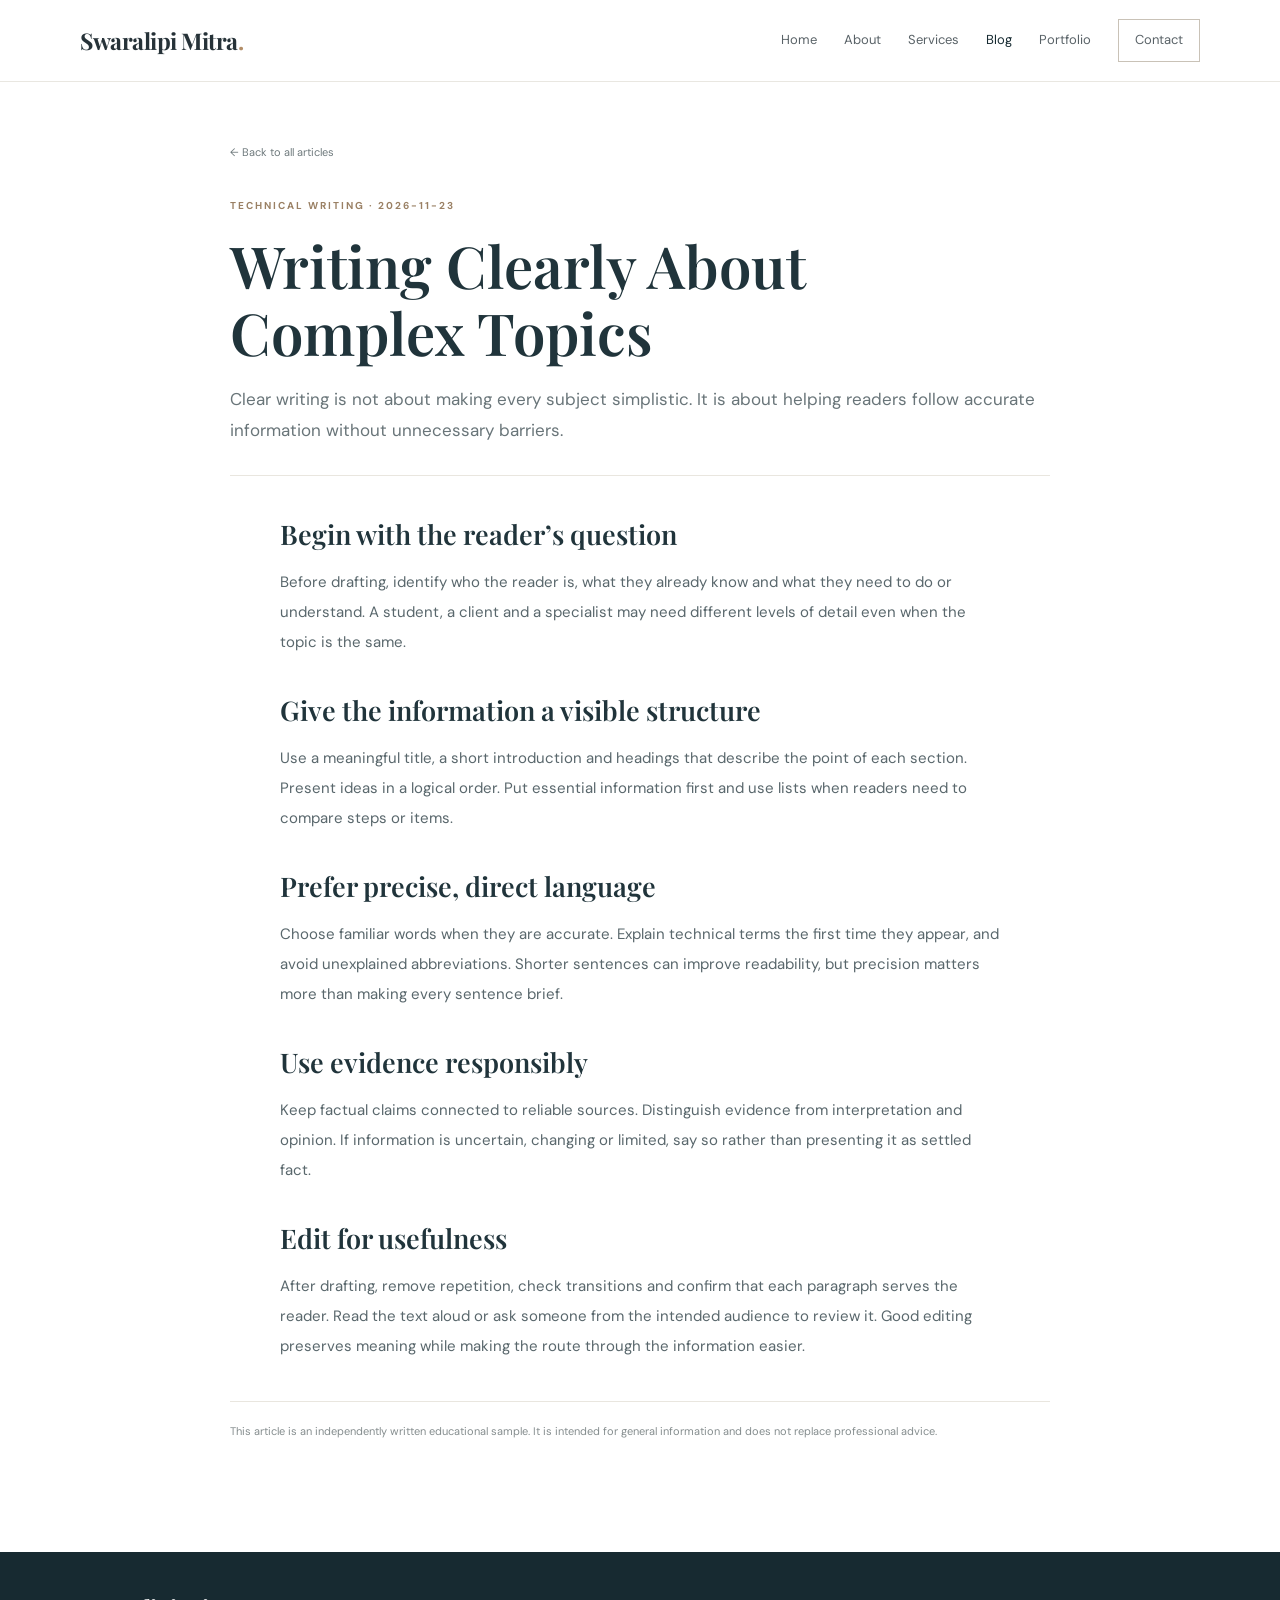
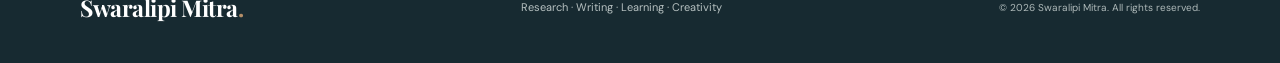
<file: clear-writing-complex-topics.html>
<!doctype html>
<html lang="en"><head><meta charset="utf-8"><meta name="viewport" content="width=device-width, initial-scale=1"><meta name="description" content="Practical ways to organise specialist information so readers can understand the message without losing important meaning."><meta name="theme-color" content="#1d3037"><title>Writing Clearly About Complex Topics | Swaralipi Mitra</title><link rel="preconnect" href="https://fonts.googleapis.com"><link rel="preconnect" href="https://fonts.gstatic.com" crossorigin><link href="https://fonts.googleapis.com/css2?family=DM+Sans:wght@400;500;600;700&family=Playfair+Display:wght@500;600;700&display=swap" rel="stylesheet"><link rel="stylesheet" href="style.css"></head>
<body><header class="site-header"><a class="brand" href="index.html">Swaralipi Mitra<span>.</span></a><button class="menu-toggle" aria-label="Open navigation" aria-expanded="false">☰</button><nav class="main-nav"><a href="index.html">Home</a><a href="about.html">About</a><a href="services.html">Services</a><a class="active" href="blog.html">Blog</a><a href="portfolio.html">Portfolio</a><a class="nav-contact" href="contact.html">Contact</a></nav></header>
<main><article class="article-page wrap"><a class="back-link" href="blog.html">← Back to all articles</a><p class="eyebrow">TECHNICAL WRITING · 2026-11-23</p><h1>Writing Clearly About Complex Topics</h1><p class="article-deck">Clear writing is not about making every subject simplistic. It is about helping readers follow accurate information without unnecessary barriers.</p><div class="article-body"><h2>Begin with the reader’s question</h2>
<p>Before drafting, identify who the reader is, what they already know and what they need to do or understand. A student, a client and a specialist may need different levels of detail even when the topic is the same.</p>
<h2>Give the information a visible structure</h2>
<p>Use a meaningful title, a short introduction and headings that describe the point of each section. Present ideas in a logical order. Put essential information first and use lists when readers need to compare steps or items.</p>
<h2>Prefer precise, direct language</h2>
<p>Choose familiar words when they are accurate. Explain technical terms the first time they appear, and avoid unexplained abbreviations. Shorter sentences can improve readability, but precision matters more than making every sentence brief.</p>
<h2>Use evidence responsibly</h2>
<p>Keep factual claims connected to reliable sources. Distinguish evidence from interpretation and opinion. If information is uncertain, changing or limited, say so rather than presenting it as settled fact.</p>
<h2>Edit for usefulness</h2>
<p>After drafting, remove repetition, check transitions and confirm that each paragraph serves the reader. Read the text aloud or ask someone from the intended audience to review it. Good editing preserves meaning while making the route through the information easier.</p></div><p class="article-disclaimer">This article is an independently written educational sample. It is intended for general information and does not replace professional advice.</p></article></main>
<footer class="site-footer"><div class="wrap footer-inner"><a class="brand brand-light" href="index.html">Swaralipi Mitra<span>.</span></a><p>Research · Writing · Learning · Creativity</p><small>© <span data-year></span> Swaralipi Mitra. All rights reserved.</small></div></footer><script src="main.js"></script></body></html>
</file>
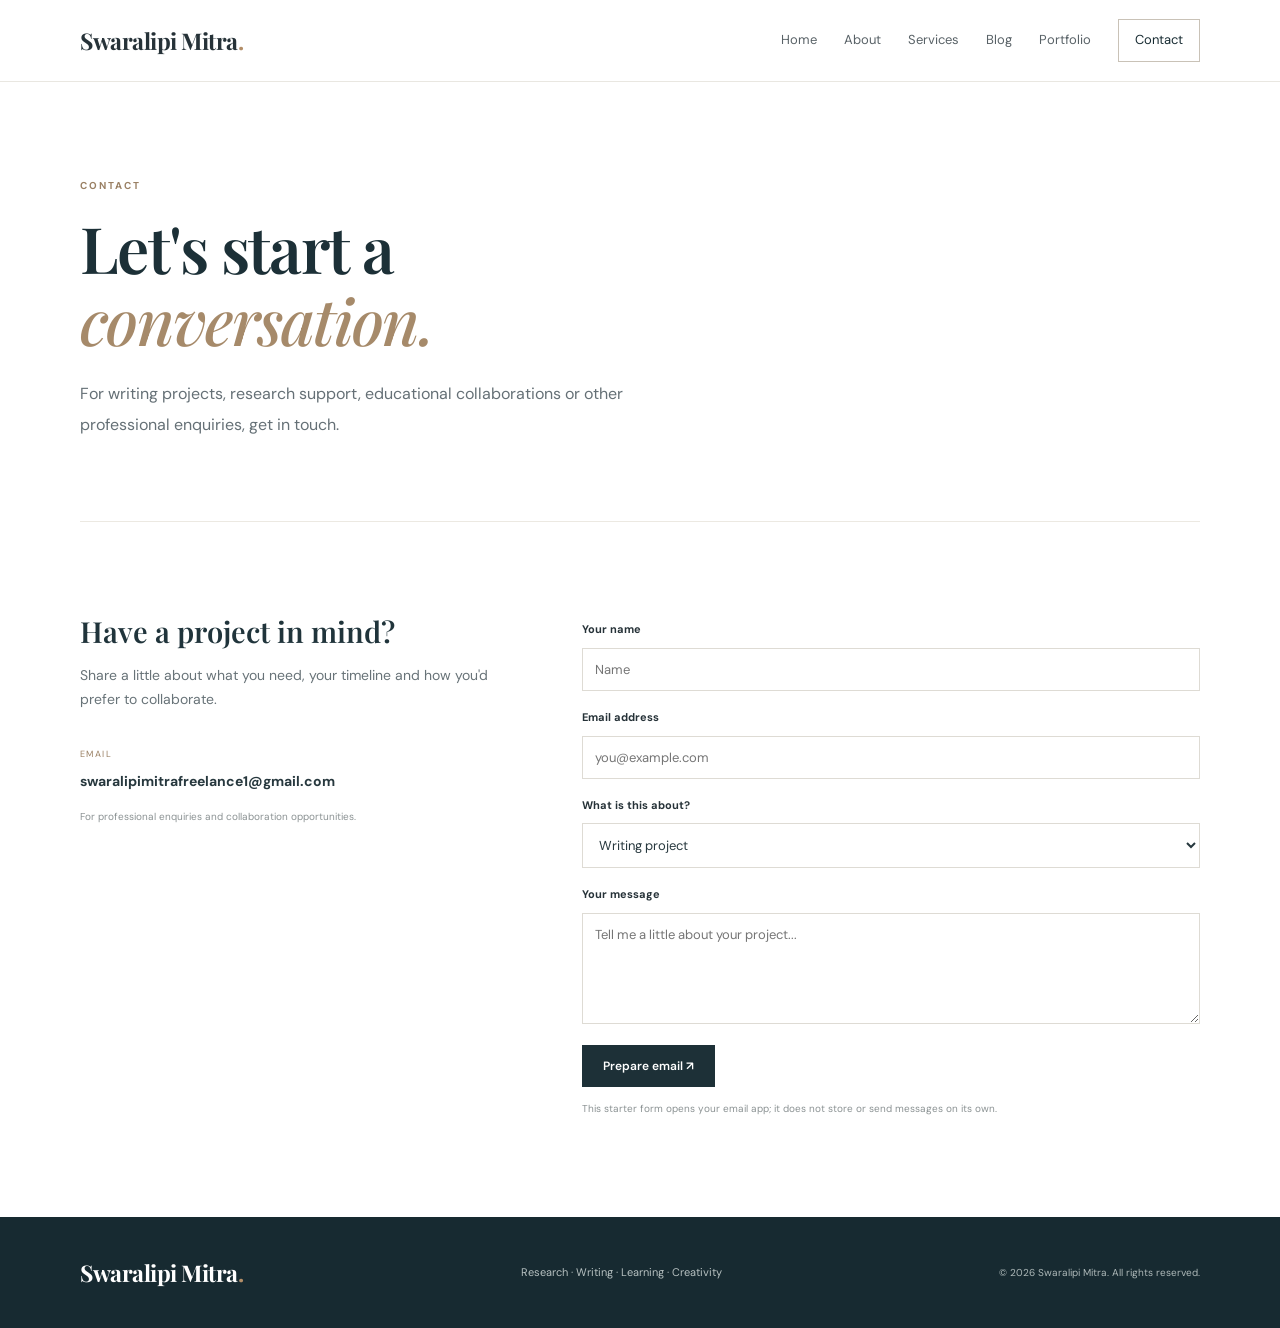
<file: contact.html>
<!doctype html>
<html lang="en"><head><meta charset="utf-8"><meta name="viewport" content="width=device-width, initial-scale=1"><meta name="theme-color" content="#1d3037"><title>Contact | Swaralipi Mitra</title><link rel="preconnect" href="https://fonts.googleapis.com"><link href="https://fonts.googleapis.com/css2?family=DM+Sans:wght@400;500;600;700&family=Playfair+Display:wght@500;600;700&display=swap" rel="stylesheet"><link rel="stylesheet" href="style.css"></head>
<body><header class="site-header"><a class="brand" href="index.html">Swaralipi Mitra<span>.</span></a><button class="menu-toggle" aria-label="Open navigation" aria-expanded="false">☰</button><nav class="main-nav"><a href="index.html">Home</a><a href="about.html">About</a><a href="services.html">Services</a><a href="blog.html">Blog</a><a href="portfolio.html">Portfolio</a><a class="nav-contact active" href="contact.html">Contact</a></nav></header>
<main><section class="page-hero wrap"><p class="eyebrow">CONTACT</p><h1>Let's start a<br><em>conversation.</em></h1><p class="lead">For writing projects, research support, educational collaborations or other professional enquiries, get in touch.</p></section>
<section class="section wrap contact-layout"><div><h2>Have a project in mind?</h2><p>Share a little about what you need, your timeline and how you'd prefer to collaborate.</p><p class="contact-detail"><span>EMAIL</span><strong>swaralipimitrafreelance1@gmail.com</strong></p><p class="small-muted">For professional enquiries and collaboration opportunities.</p></div>
<form class="contact-form" id="contact-form"><label for="visitor-name">Your name</label><input id="visitor-name" name="name" required placeholder="Name"><label for="visitor-email">Email address</label><input id="visitor-email" name="email" type="email" required placeholder="you@example.com"><label for="visitor-subject">What is this about?</label><select id="visitor-subject" name="subject"><option>Writing project</option><option>Research support</option><option>Nutrition tutoring</option><option>Content creation</option><option>Other enquiry</option></select><label for="visitor-message">Your message</label><textarea id="visitor-message" name="message" rows="5" required placeholder="Tell me a little about your project..."></textarea><button class="button button-dark" type="submit">Prepare email ↗</button><p class="small-muted" id="form-message">This starter form opens your email app; it does not store or send messages on its own.</p></form></section></main>
<footer class="site-footer"><div class="wrap footer-inner"><a class="brand brand-light" href="index.html">Swaralipi Mitra<span>.</span></a><p>Research · Writing · Learning · Creativity</p><small>© <span data-year></span> Swaralipi Mitra. All rights reserved.</small></div></footer><script src="main.js"></script></body></html>
</file>
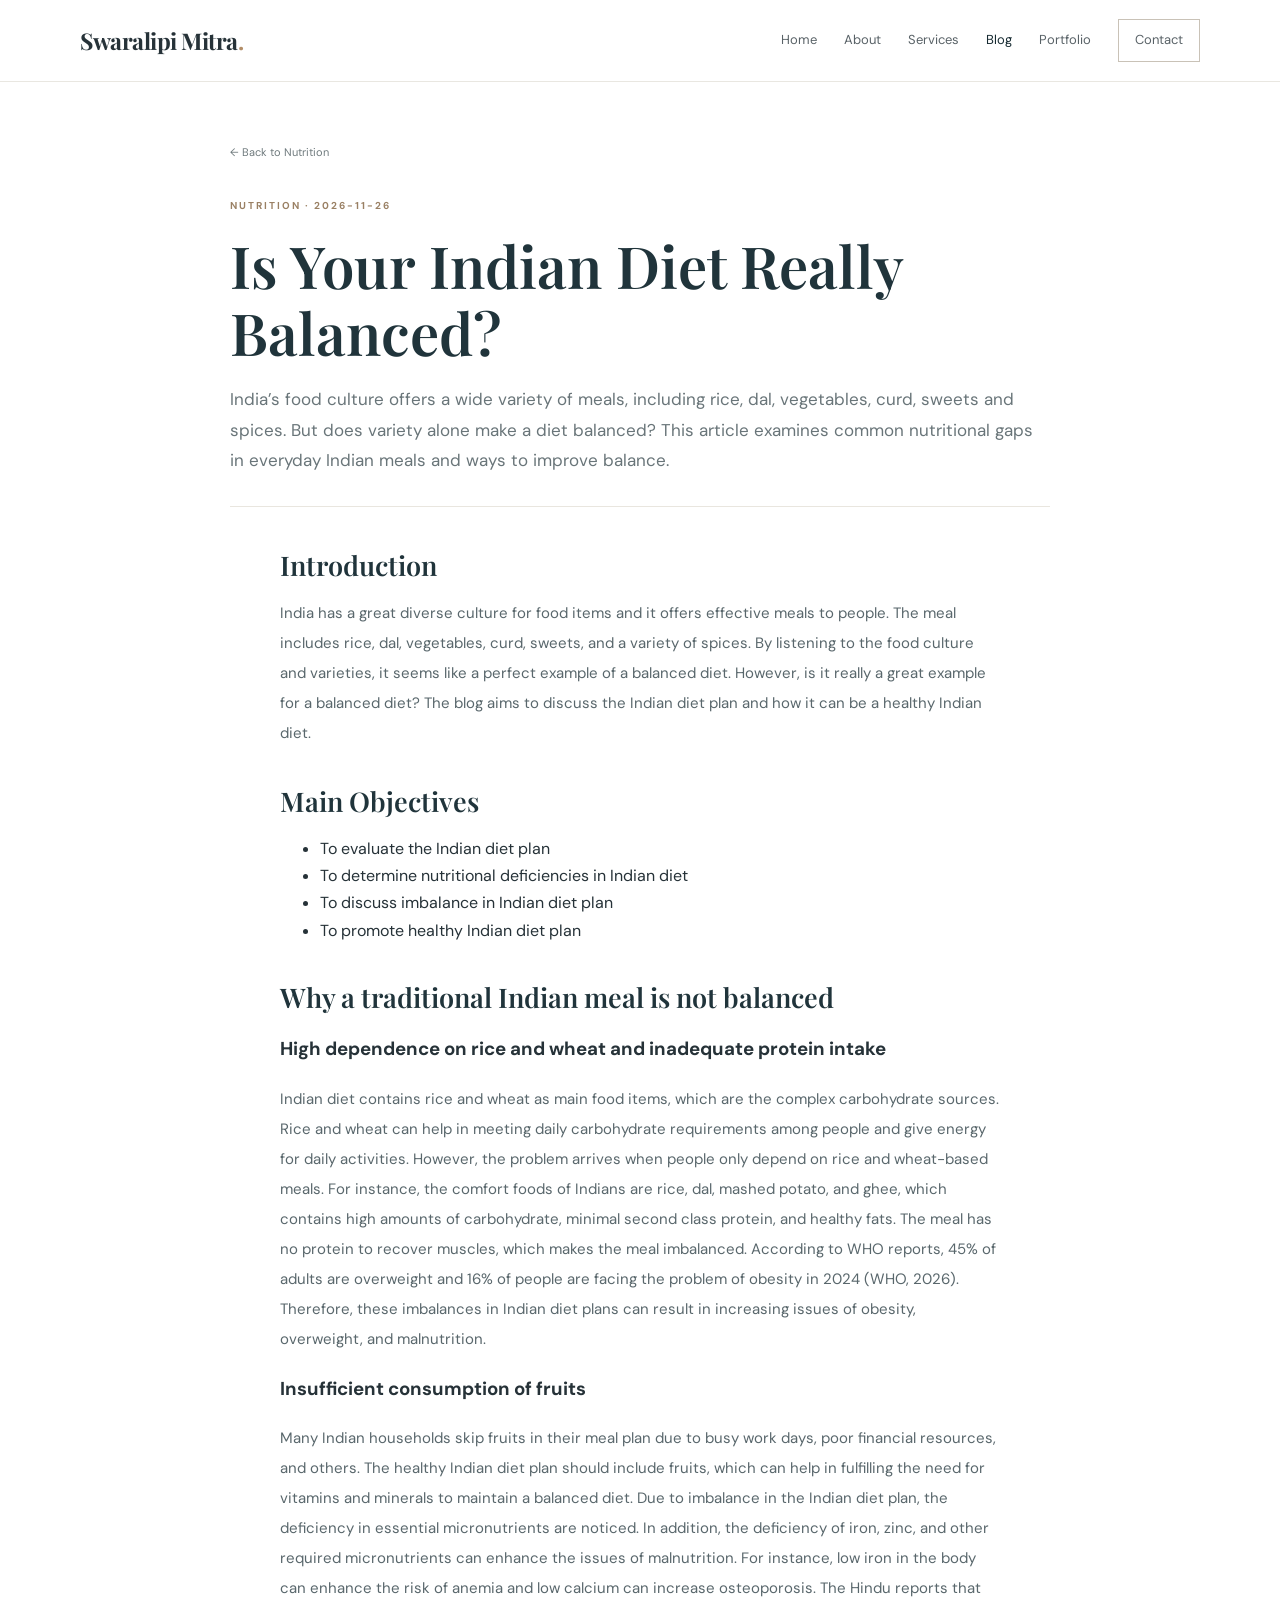
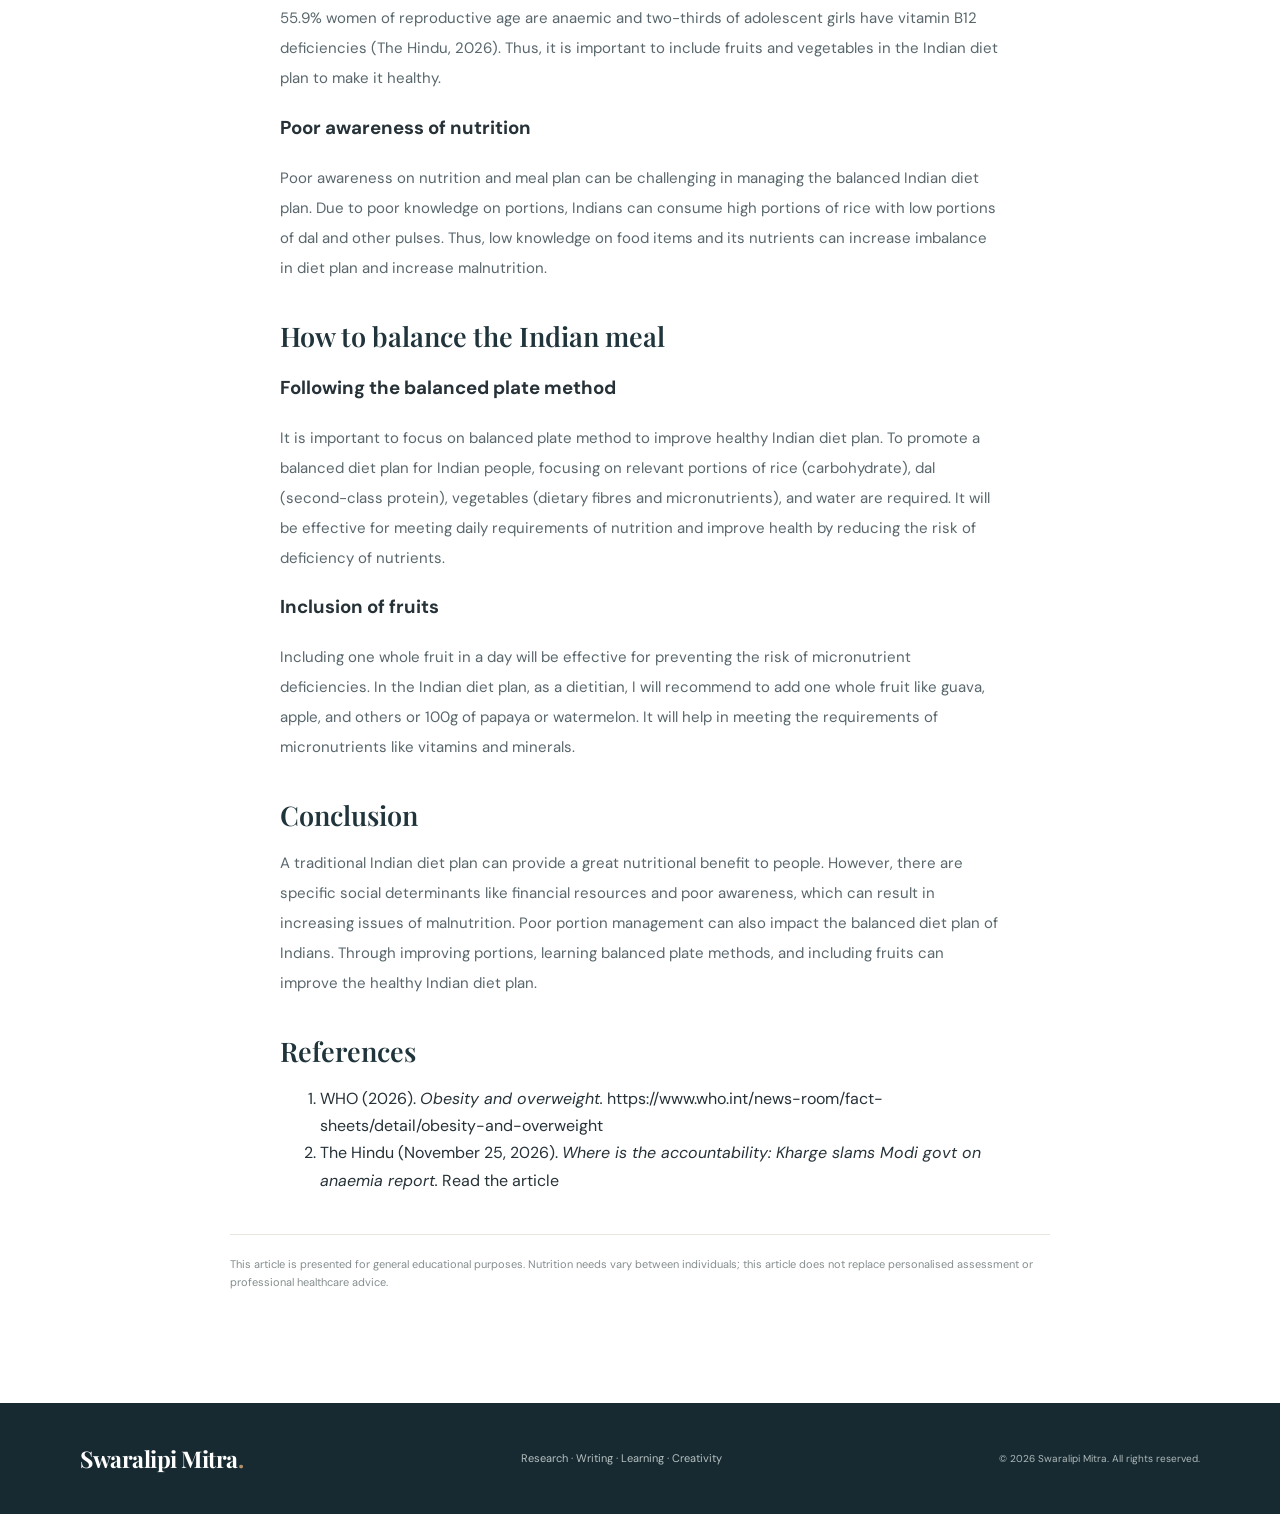
<file: indian-diet-balanced.html>
<!doctype html>
<html lang="en">
<head>
<meta charset="utf-8">
<meta name="viewport" content="width=device-width, initial-scale=1">
<meta name="description" content="An examination of common patterns in traditional Indian meals, nutritional gaps and practical ways to improve balance.">
<meta name="theme-color" content="#1d3037">
<title>Is Your Indian Diet Really Balanced? | Swaralipi Mitra</title>
<link rel="preconnect" href="https://fonts.googleapis.com">
<link rel="preconnect" href="https://fonts.gstatic.com" crossorigin>
<link href="https://fonts.googleapis.com/css2?family=DM+Sans:wght@400;500;600;700&family=Playfair+Display:wght@500;600;700&display=swap" rel="stylesheet">
<link rel="stylesheet" href="style.css">
</head>
<body>
<header class="site-header">
<a class="brand" href="index.html">Swaralipi Mitra<span>.</span></a>
<button class="menu-toggle" aria-label="Open navigation" aria-expanded="false">☰</button>
<nav class="main-nav"><a href="index.html">Home</a><a href="about.html">About</a><a href="services.html">Services</a><a class="active" href="blog.html">Blog</a><a href="portfolio.html">Portfolio</a><a class="nav-contact" href="contact.html">Contact</a></nav>
</header>
<main>
<article class="article-page wrap">
<a class="back-link" href="blog.html#nutrition">← Back to Nutrition</a>
<p class="eyebrow">NUTRITION · 2026-11-26</p>
<h1>Is Your Indian Diet Really Balanced?</h1>
<p class="article-deck">India’s food culture offers a wide variety of meals, including rice, dal, vegetables, curd, sweets and spices. But does variety alone make a diet balanced? This article examines common nutritional gaps in everyday Indian meals and ways to improve balance.</p>
<div class="article-body">
<h2>Introduction</h2>
<p>India has a great diverse culture for food items and it offers effective meals to people. The meal includes rice, dal, vegetables, curd, sweets, and a variety of spices. By listening to the food culture and varieties, it seems like a perfect example of a balanced diet. However, is it really a great example for a balanced diet? The blog aims to discuss the Indian diet plan and how it can be a healthy Indian diet.</p>

<h2>Main Objectives</h2>
<ul>
<li>To evaluate the Indian diet plan</li>
<li>To determine nutritional deficiencies in Indian diet</li>
<li>To discuss imbalance in Indian diet plan</li>
<li>To promote healthy Indian diet plan</li>
</ul>

<h2>Why a traditional Indian meal is not balanced</h2>
<h3>High dependence on rice and wheat and inadequate protein intake</h3>
<p>Indian diet contains rice and wheat as main food items, which are the complex carbohydrate sources. Rice and wheat can help in meeting daily carbohydrate requirements among people and give energy for daily activities. However, the problem arrives when people only depend on rice and wheat-based meals. For instance, the comfort foods of Indians are rice, dal, mashed potato, and ghee, which contains high amounts of carbohydrate, minimal second class protein, and healthy fats. The meal has no protein to recover muscles, which makes the meal imbalanced. According to WHO reports, 45% of adults are overweight and 16% of people are facing the problem of obesity in 2024 (WHO, 2026). Therefore, these imbalances in Indian diet plans can result in increasing issues of obesity, overweight, and malnutrition.</p>

<h3>Insufficient consumption of fruits</h3>
<p>Many Indian households skip fruits in their meal plan due to busy work days, poor financial resources, and others. The healthy Indian diet plan should include fruits, which can help in fulfilling the need for vitamins and minerals to maintain a balanced diet. Due to imbalance in the Indian diet plan, the deficiency in essential micronutrients are noticed. In addition, the deficiency of iron, zinc, and other required micronutrients can enhance the issues of malnutrition. For instance, low iron in the body can enhance the risk of anemia and low calcium can increase osteoporosis. The Hindu reports that 55.9% women of reproductive age are anaemic and two-thirds of adolescent girls have vitamin B12 deficiencies (The Hindu, 2026). Thus, it is important to include fruits and vegetables in the Indian diet plan to make it healthy.</p>

<h3>Poor awareness of nutrition</h3>
<p>Poor awareness on nutrition and meal plan can be challenging in managing the balanced Indian diet plan. Due to poor knowledge on portions, Indians can consume high portions of rice with low portions of dal and other pulses. Thus, low knowledge on food items and its nutrients can increase imbalance in diet plan and increase malnutrition.</p>

<h2>How to balance the Indian meal</h2>
<h3>Following the balanced plate method</h3>
<p>It is important to focus on balanced plate method to improve healthy Indian diet plan. To promote a balanced diet plan for Indian people, focusing on relevant portions of rice (carbohydrate), dal (second-class protein), vegetables (dietary fibres and micronutrients), and water are required. It will be effective for meeting daily requirements of nutrition and improve health by reducing the risk of deficiency of nutrients.</p>

<h3>Inclusion of fruits</h3>
<p>Including one whole fruit in a day will be effective for preventing the risk of micronutrient deficiencies. In the Indian diet plan, as a dietitian, I will recommend to add one whole fruit like guava, apple, and others or 100g of papaya or watermelon. It will help in meeting the requirements of micronutrients like vitamins and minerals.</p>

<h2>Conclusion</h2>
<p>A traditional Indian diet plan can provide a great nutritional benefit to people. However, there are specific social determinants like financial resources and poor awareness, which can result in increasing issues of malnutrition. Poor portion management can also impact the balanced diet plan of Indians. Through improving portions, learning balanced plate methods, and including fruits can improve the healthy Indian diet plan.</p>

<h2>References</h2>
<ol>
<li>WHO (2026). <em>Obesity and overweight.</em> <a href="https://www.who.int/news-room/fact-sheets/detail/obesity-and-overweight" target="_blank" rel="noopener noreferrer">https://www.who.int/news-room/fact-sheets/detail/obesity-and-overweight</a></li>
<li>The Hindu (November 25, 2026). <em>Where is the accountability: Kharge slams Modi govt on anaemia report.</em> <a href="https://www.thehindu.com/news/national/where-is-the-accountability-kharge-slams-modi-govt-on-anaemia-report/article71741482.ece" target="_blank" rel="noopener noreferrer">Read the article</a></li>
</ol>
</div>
<p class="article-disclaimer">This article is presented for general educational purposes. Nutrition needs vary between individuals; this article does not replace personalised assessment or professional healthcare advice.</p>
</article>
</main>
<footer class="site-footer"><div class="wrap footer-inner"><a class="brand brand-light" href="index.html">Swaralipi Mitra<span>.</span></a><p>Research · Writing · Learning · Creativity</p><small>© <span data-year></span> Swaralipi Mitra. All rights reserved.</small></div></footer>
<script src="main.js"></script>
</body>
</html>
</file>
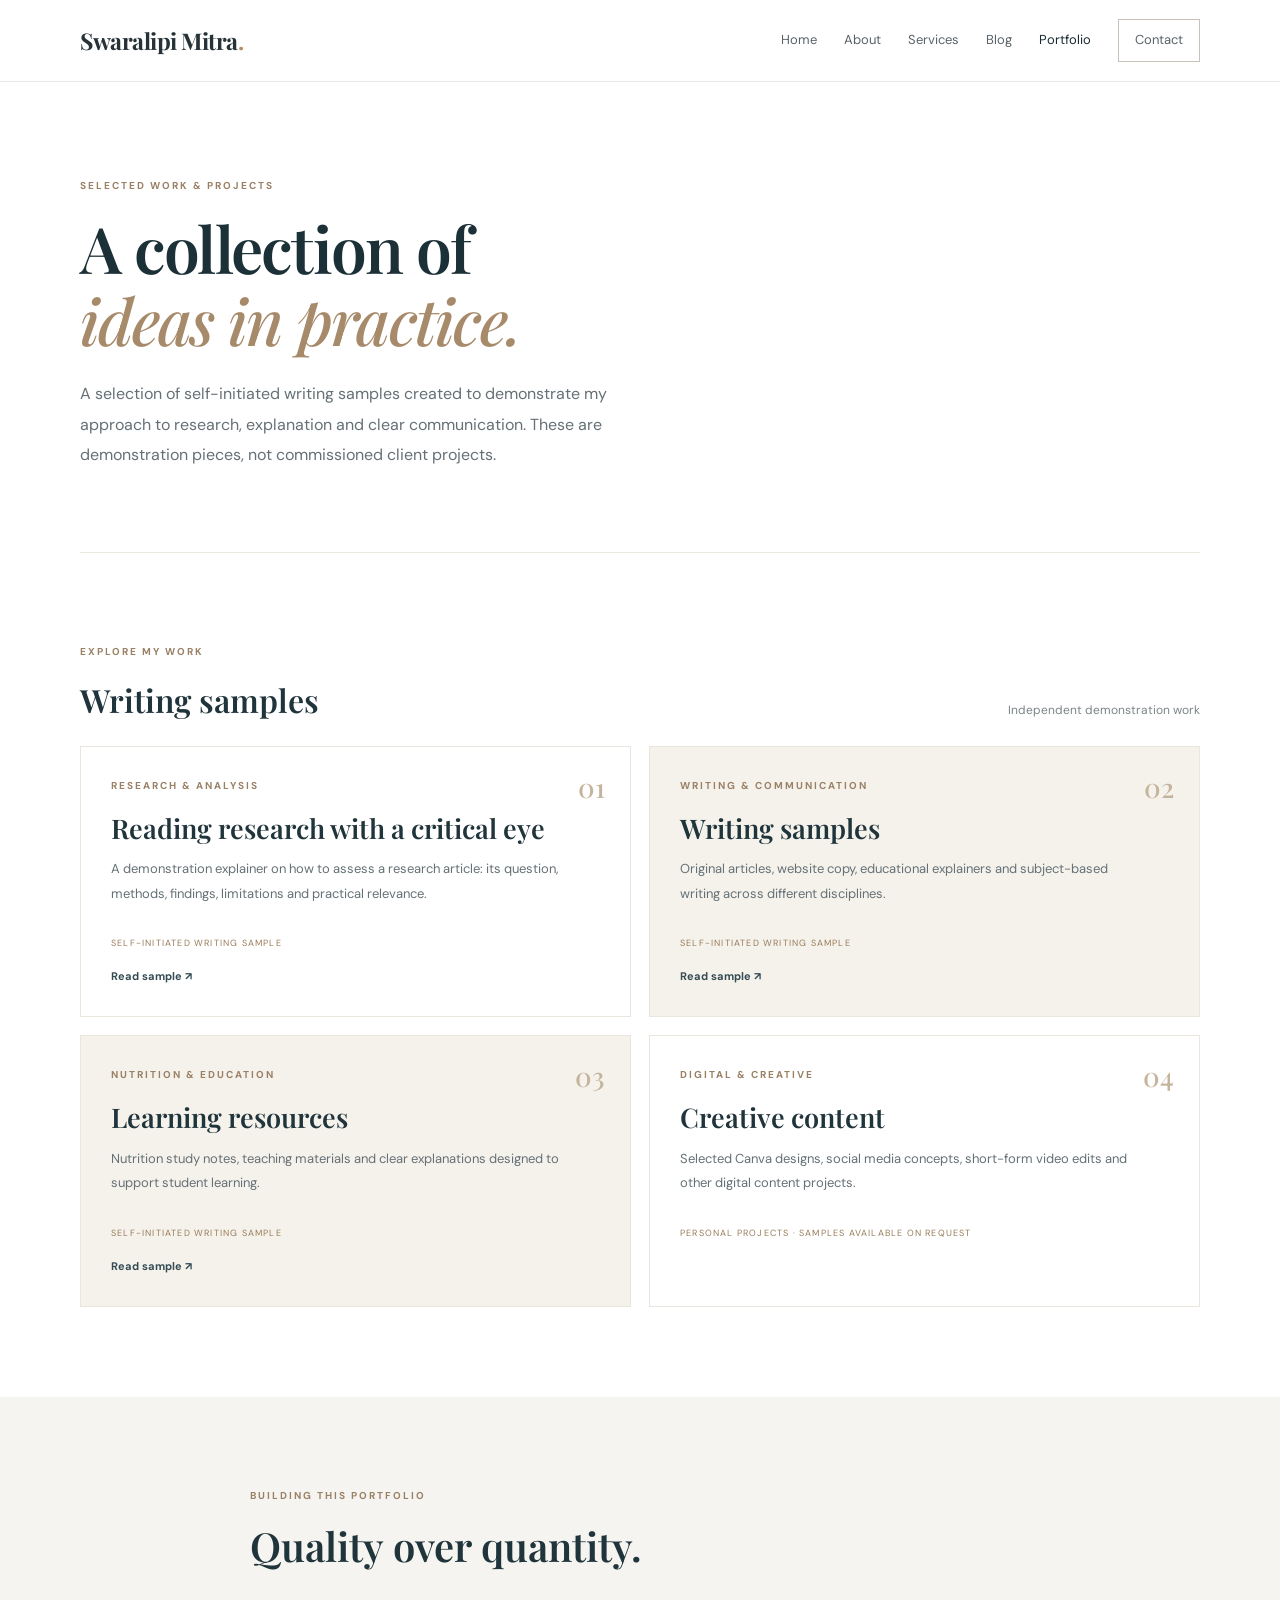
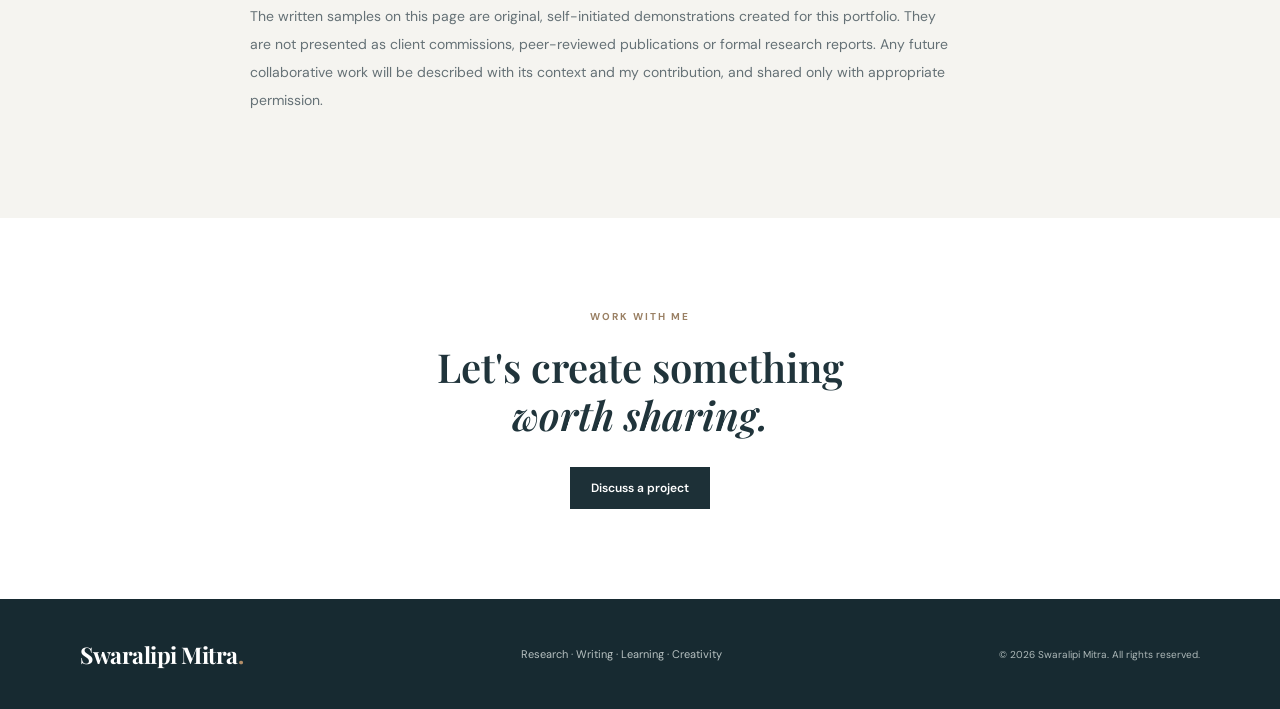
<file: portfolio.html>
<!doctype html>
<html lang="en">
<head>
<meta charset="utf-8"><meta name="viewport" content="width=device-width, initial-scale=1"><meta name="theme-color" content="#1d3037">
<meta name="description" content="Selected research, writing, nutrition education and creative work by Swaralipi Mitra.">
<title>Portfolio | Swaralipi Mitra</title>
<link rel="preconnect" href="https://fonts.googleapis.com">
<link href="https://fonts.googleapis.com/css2?family=DM+Sans:wght@400;500;600;700&family=Playfair+Display:wght@500;600;700&display=swap" rel="stylesheet">
<link rel="stylesheet" href="style.css">
</head>
<body>
<header class="site-header">
<a class="brand" href="index.html">Swaralipi Mitra<span>.</span></a>
<button class="menu-toggle" aria-label="Open navigation" aria-expanded="false">☰</button>
<nav class="main-nav"><a href="index.html">Home</a><a href="about.html">About</a><a href="services.html">Services</a><a href="blog.html">Blog</a><a class="active" href="portfolio.html">Portfolio</a><a class="nav-contact" href="contact.html">Contact</a></nav>
</header>
<main>
<section class="page-hero wrap">
<p class="eyebrow">SELECTED WORK & PROJECTS</p>
<h1>A collection of<br><em>ideas in practice.</em></h1>
<p class="lead">A selection of self-initiated writing samples created to demonstrate my approach to research, explanation and clear communication. These are demonstration pieces, not commissioned client projects.</p>
</section>

<section class="section wrap">
<div class="portfolio-intro"><div><p class="eyebrow">EXPLORE MY WORK</p><h2 class="journal-heading">Writing samples</h2></div><p class="journal-note">Independent demonstration work</p></div>
<div class="portfolio-grid">
<article class="portfolio-card"><span class="portfolio-index">01</span><p class="eyebrow">RESEARCH & ANALYSIS</p><h2>Reading research with a critical eye</h2><p>A demonstration explainer on how to assess a research article: its question, methods, findings, limitations and practical relevance.</p><span class="portfolio-status">SELF-INITIATED WRITING SAMPLE</span><a class="portfolio-link" href="reading-research-critically.html">Read sample ↗</a></article>
<article class="portfolio-card"><span class="portfolio-index">02</span><p class="eyebrow">WRITING & COMMUNICATION</p><h2>Writing samples</h2><p>Original articles, website copy, educational explainers and subject-based writing across different disciplines.</p><span class="portfolio-status">SELF-INITIATED WRITING SAMPLE</span><a class="portfolio-link" href="clear-writing-complex-topics.html">Read sample ↗</a></article>
<article class="portfolio-card"><span class="portfolio-index">03</span><p class="eyebrow">NUTRITION & EDUCATION</p><h2>Learning resources</h2><p>Nutrition study notes, teaching materials and clear explanations designed to support student learning.</p><span class="portfolio-status">SELF-INITIATED WRITING SAMPLE</span><a class="portfolio-link" href="balanced-nutrition-basics.html">Read sample ↗</a></article>
<article class="portfolio-card"><span class="portfolio-index">04</span><p class="eyebrow">DIGITAL & CREATIVE</p><h2>Creative content</h2><p>Selected Canva designs, social media concepts, short-form video edits and other digital content projects.</p><span class="portfolio-status">PERSONAL PROJECTS · SAMPLES AVAILABLE ON REQUEST</span></article>
</div>
</section>

<section class="section section-muted">
<div class="wrap portfolio-guidance">
<p class="eyebrow">BUILDING THIS PORTFOLIO</p><h2 class="about-section-title">Quality over quantity.</h2>
<p>The written samples on this page are original, self-initiated demonstrations created for this portfolio. They are not presented as client commissions, peer-reviewed publications or formal research reports. Any future collaborative work will be described with its context and my contribution, and shared only with appropriate permission.</p>
</div>
</section>
<section class="section wrap about-cta"><p class="eyebrow">WORK WITH ME</p><h2>Let's create something<br><em>worth sharing.</em></h2><a class="button button-dark" href="contact.html">Discuss a project</a></section>
</main>
<footer class="site-footer"><div class="wrap footer-inner"><a class="brand brand-light" href="index.html">Swaralipi Mitra<span>.</span></a><p>Research · Writing · Learning · Creativity</p><small>© <span data-year></span> Swaralipi Mitra. All rights reserved.</small></div></footer>
<script src="main.js"></script>
</body></html>
</file>
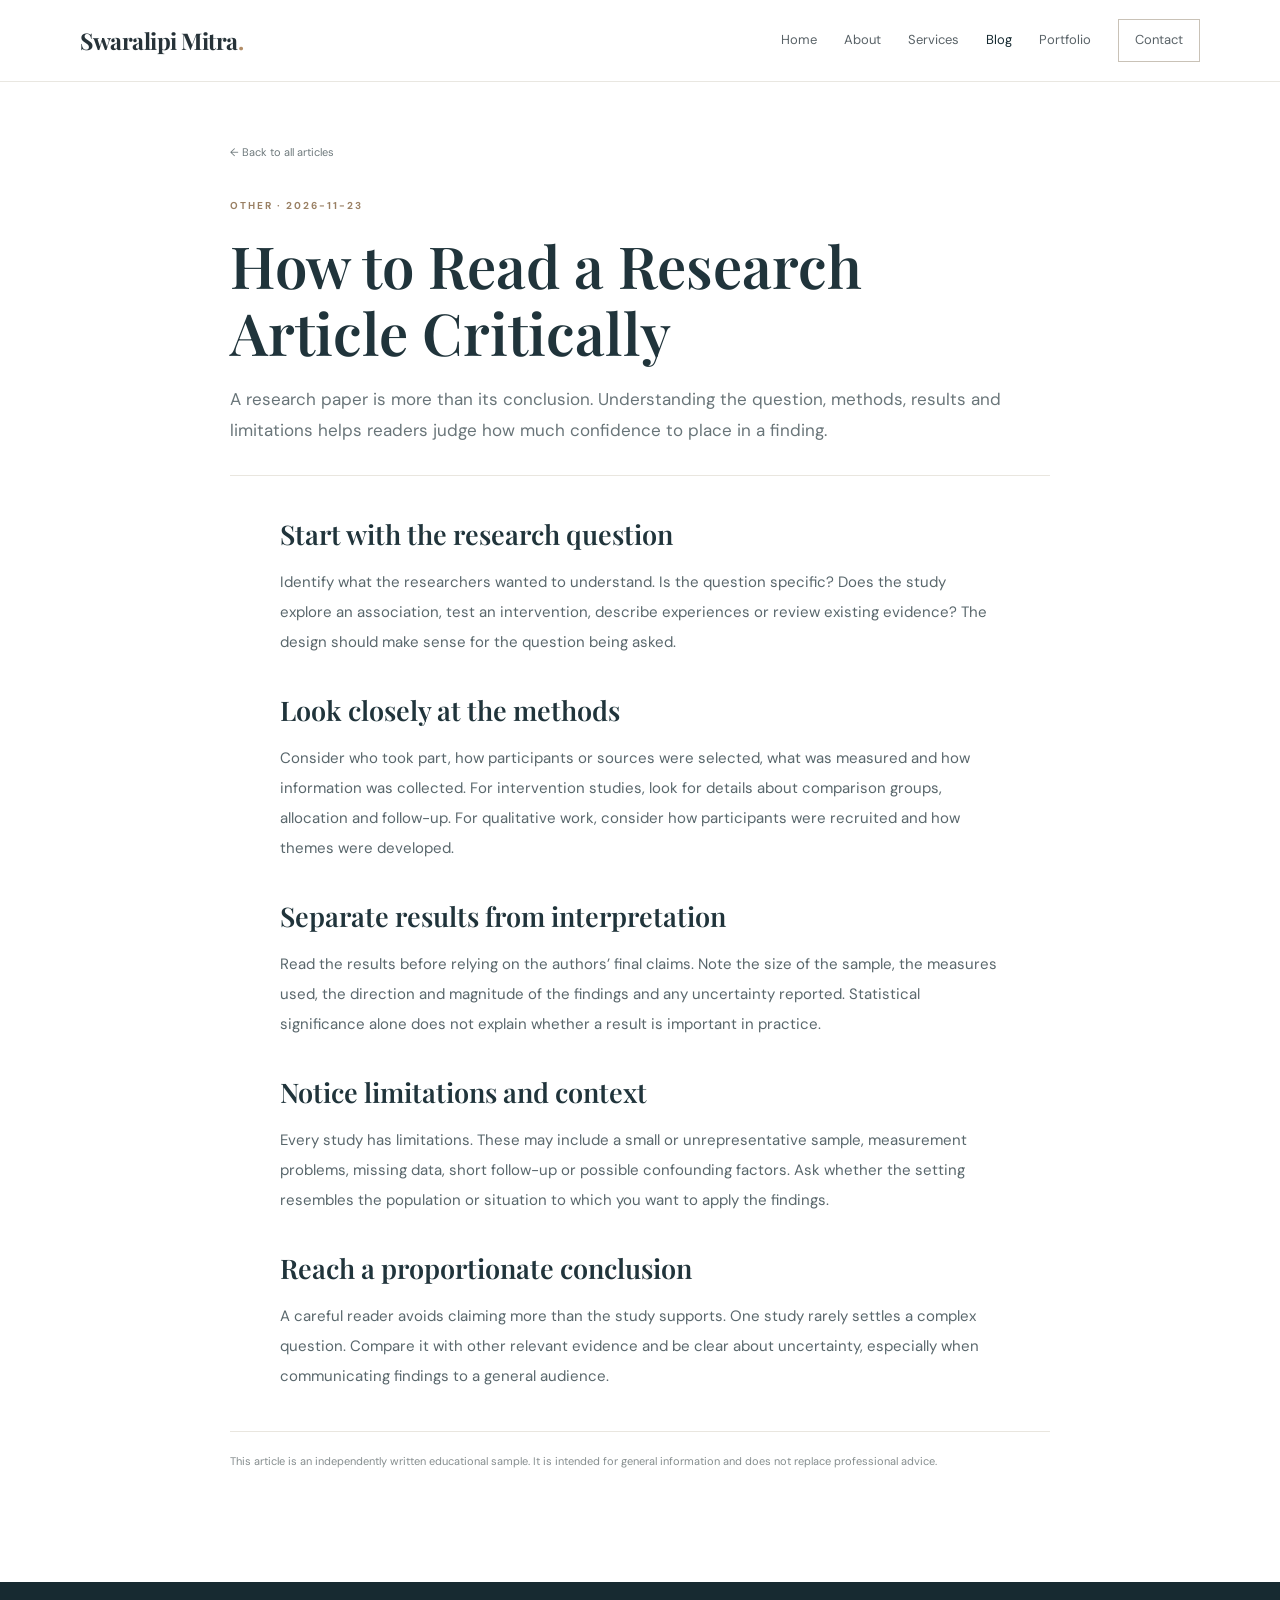
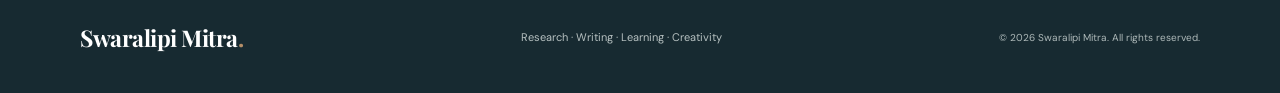
<file: reading-research-critically.html>
<!doctype html>
<html lang="en"><head><meta charset="utf-8"><meta name="viewport" content="width=device-width, initial-scale=1"><meta name="description" content="A simple framework for moving beyond an article’s abstract and evaluating what its findings can—and cannot—tell us."><meta name="theme-color" content="#1d3037"><title>How to Read a Research Article Critically | Swaralipi Mitra</title><link rel="preconnect" href="https://fonts.googleapis.com"><link rel="preconnect" href="https://fonts.gstatic.com" crossorigin><link href="https://fonts.googleapis.com/css2?family=DM+Sans:wght@400;500;600;700&family=Playfair+Display:wght@500;600;700&display=swap" rel="stylesheet"><link rel="stylesheet" href="style.css"></head>
<body><header class="site-header"><a class="brand" href="index.html">Swaralipi Mitra<span>.</span></a><button class="menu-toggle" aria-label="Open navigation" aria-expanded="false">☰</button><nav class="main-nav"><a href="index.html">Home</a><a href="about.html">About</a><a href="services.html">Services</a><a class="active" href="blog.html">Blog</a><a href="portfolio.html">Portfolio</a><a class="nav-contact" href="contact.html">Contact</a></nav></header>
<main><article class="article-page wrap"><a class="back-link" href="blog.html">← Back to all articles</a><p class="eyebrow">OTHER · 2026-11-23</p><h1>How to Read a Research Article Critically</h1><p class="article-deck">A research paper is more than its conclusion. Understanding the question, methods, results and limitations helps readers judge how much confidence to place in a finding.</p><div class="article-body"><h2>Start with the research question</h2>
<p>Identify what the researchers wanted to understand. Is the question specific? Does the study explore an association, test an intervention, describe experiences or review existing evidence? The design should make sense for the question being asked.</p>
<h2>Look closely at the methods</h2>
<p>Consider who took part, how participants or sources were selected, what was measured and how information was collected. For intervention studies, look for details about comparison groups, allocation and follow-up. For qualitative work, consider how participants were recruited and how themes were developed.</p>
<h2>Separate results from interpretation</h2>
<p>Read the results before relying on the authors’ final claims. Note the size of the sample, the measures used, the direction and magnitude of the findings and any uncertainty reported. Statistical significance alone does not explain whether a result is important in practice.</p>
<h2>Notice limitations and context</h2>
<p>Every study has limitations. These may include a small or unrepresentative sample, measurement problems, missing data, short follow-up or possible confounding factors. Ask whether the setting resembles the population or situation to which you want to apply the findings.</p>
<h2>Reach a proportionate conclusion</h2>
<p>A careful reader avoids claiming more than the study supports. One study rarely settles a complex question. Compare it with other relevant evidence and be clear about uncertainty, especially when communicating findings to a general audience.</p></div><p class="article-disclaimer">This article is an independently written educational sample. It is intended for general information and does not replace professional advice.</p></article></main>
<footer class="site-footer"><div class="wrap footer-inner"><a class="brand brand-light" href="index.html">Swaralipi Mitra<span>.</span></a><p>Research · Writing · Learning · Creativity</p><small>© <span data-year></span> Swaralipi Mitra. All rights reserved.</small></div></footer><script src="main.js"></script></body></html>
</file>
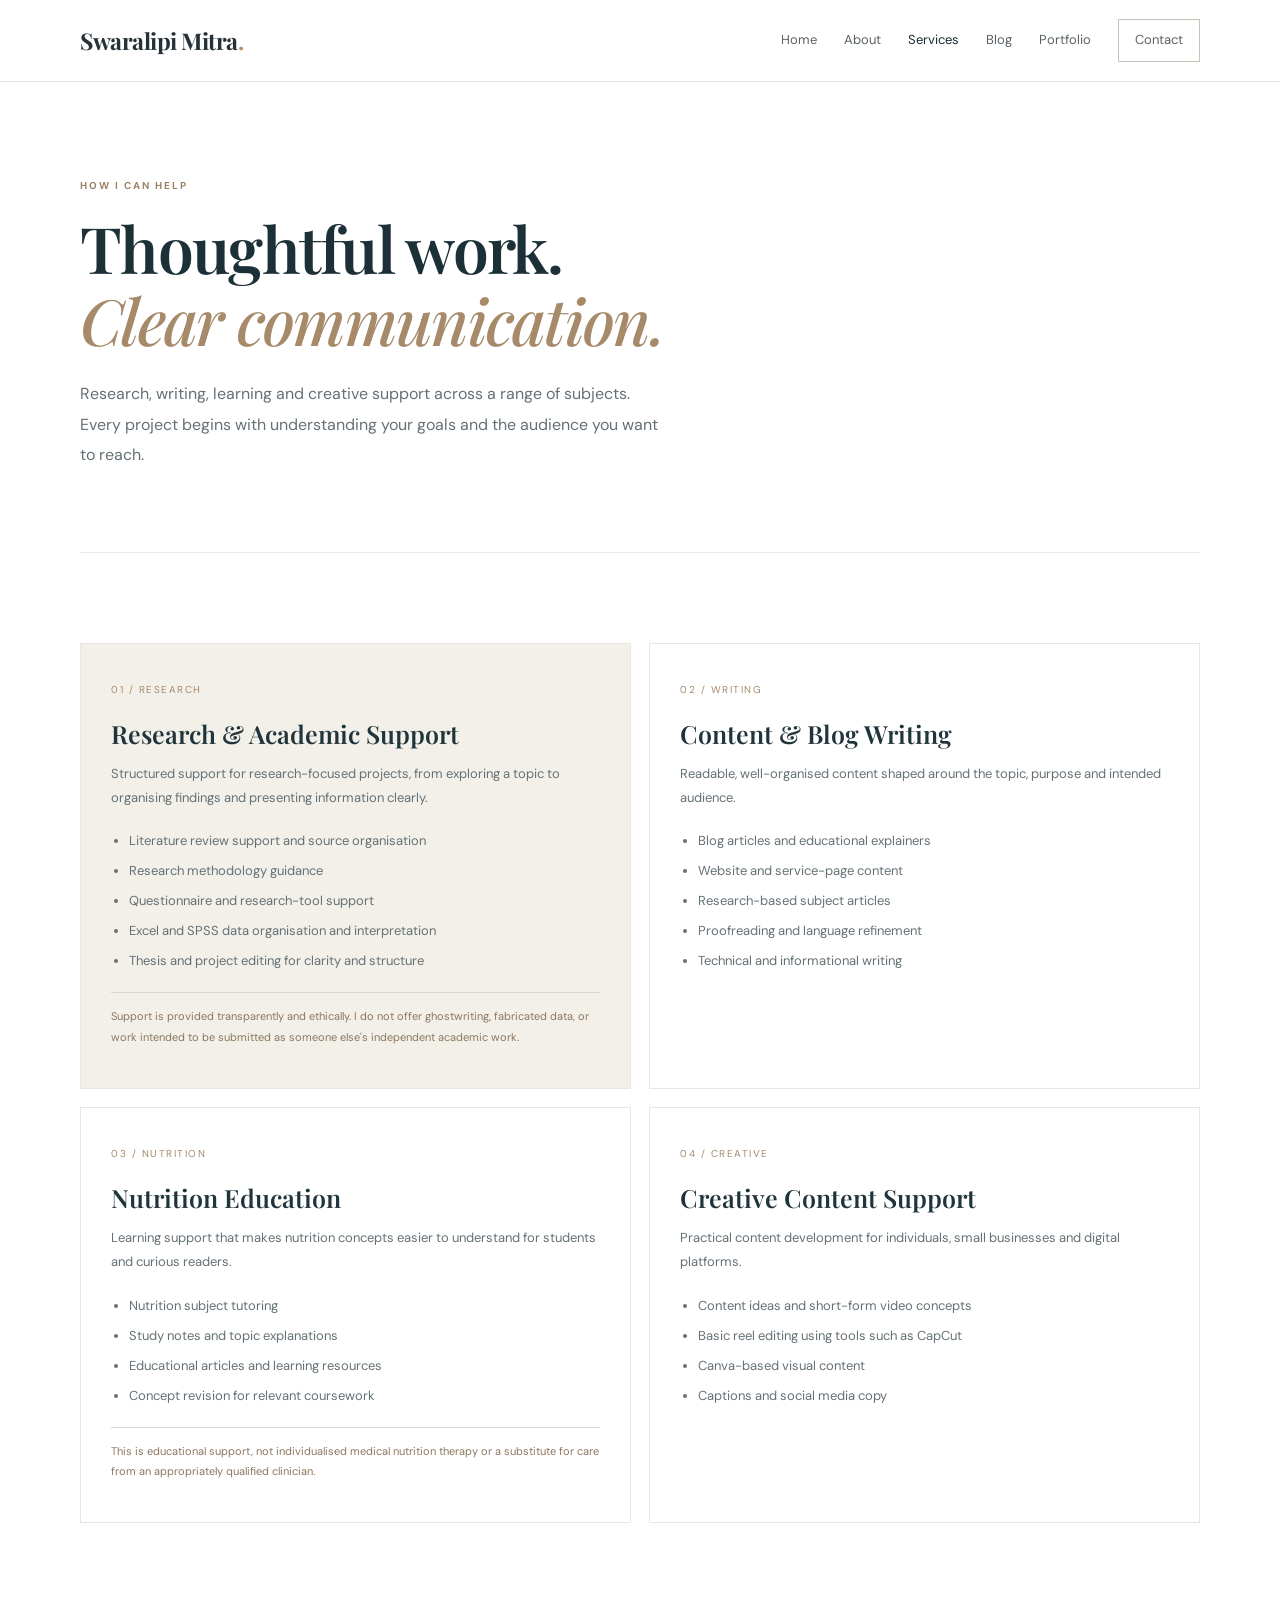
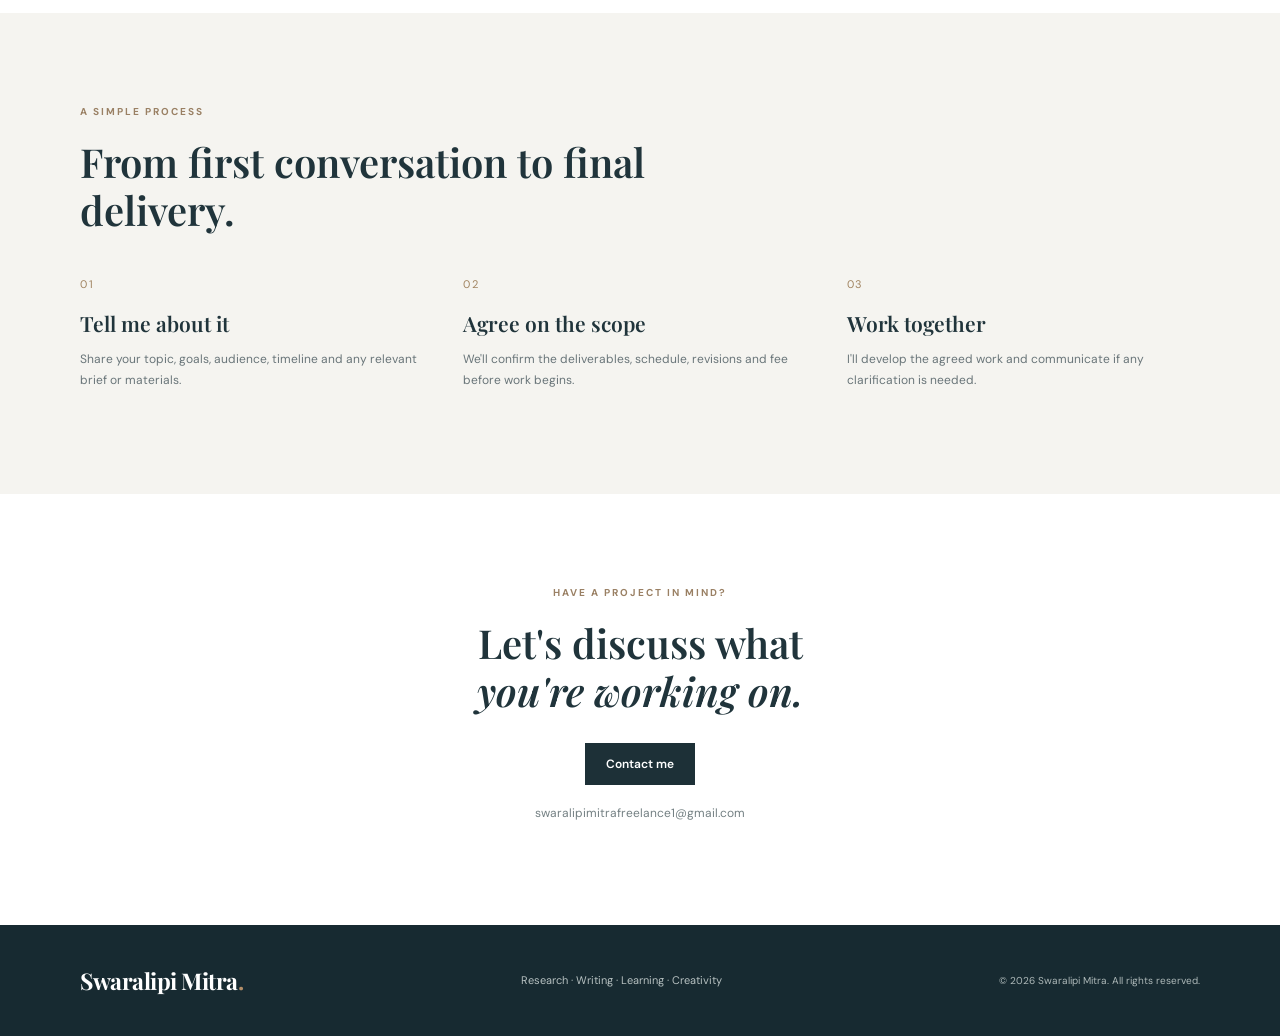
<file: services.html>
<!doctype html>
<html lang="en">
<head>
<meta charset="utf-8"><meta name="viewport" content="width=device-width, initial-scale=1"><meta name="theme-color" content="#1d3037">
<meta name="description" content="Research, writing, nutrition education and creative content services by Swaralipi Mitra.">
<title>Services | Swaralipi Mitra</title>
<link rel="preconnect" href="https://fonts.googleapis.com">
<link href="https://fonts.googleapis.com/css2?family=DM+Sans:wght@400;500;600;700&family=Playfair+Display:wght@500;600;700&display=swap" rel="stylesheet">
<link rel="stylesheet" href="style.css">
</head>
<body>
<header class="site-header">
<a class="brand" href="index.html">Swaralipi Mitra<span>.</span></a>
<button class="menu-toggle" aria-label="Open navigation" aria-expanded="false">☰</button>
<nav class="main-nav"><a href="index.html">Home</a><a href="about.html">About</a><a class="active" href="services.html">Services</a><a href="blog.html">Blog</a><a href="portfolio.html">Portfolio</a><a class="nav-contact" href="contact.html">Contact</a></nav>
</header>
<main>
<section class="page-hero wrap">
<p class="eyebrow">HOW I CAN HELP</p>
<h1>Thoughtful work.<br><em>Clear communication.</em></h1>
<p class="lead">Research, writing, learning and creative support across a range of subjects. Every project begins with understanding your goals and the audience you want to reach.</p>
</section>

<section class="section wrap">
<div class="services-grid">
<article class="service-card service-featured"><span class="card-number">01 / RESEARCH</span><h2>Research & Academic Support</h2><p>Structured support for research-focused projects, from exploring a topic to organising findings and presenting information clearly.</p><ul><li>Literature review support and source organisation</li><li>Research methodology guidance</li><li>Questionnaire and research-tool support</li><li>Excel and SPSS data organisation and interpretation</li><li>Thesis and project editing for clarity and structure</li></ul><p class="service-boundary">Support is provided transparently and ethically. I do not offer ghostwriting, fabricated data, or work intended to be submitted as someone else's independent academic work.</p></article>

<article class="service-card"><span class="card-number">02 / WRITING</span><h2>Content & Blog Writing</h2><p>Readable, well-organised content shaped around the topic, purpose and intended audience.</p><ul><li>Blog articles and educational explainers</li><li>Website and service-page content</li><li>Research-based subject articles</li><li>Proofreading and language refinement</li><li>Technical and informational writing</li></ul></article>

<article class="service-card"><span class="card-number">03 / NUTRITION</span><h2>Nutrition Education</h2><p>Learning support that makes nutrition concepts easier to understand for students and curious readers.</p><ul><li>Nutrition subject tutoring</li><li>Study notes and topic explanations</li><li>Educational articles and learning resources</li><li>Concept revision for relevant coursework</li></ul><p class="service-boundary">This is educational support, not individualised medical nutrition therapy or a substitute for care from an appropriately qualified clinician.</p></article>

<article class="service-card"><span class="card-number">04 / CREATIVE</span><h2>Creative Content Support</h2><p>Practical content development for individuals, small businesses and digital platforms.</p><ul><li>Content ideas and short-form video concepts</li><li>Basic reel editing using tools such as CapCut</li><li>Canva-based visual content</li><li>Captions and social media copy</li></ul></article>
</div>
</section>

<section class="section section-muted">
<div class="wrap process-wrap">
<p class="eyebrow">A SIMPLE PROCESS</p><h2 class="about-section-title">From first conversation to final delivery.</h2>
<div class="process-grid">
<div><span>01</span><h3>Tell me about it</h3><p>Share your topic, goals, audience, timeline and any relevant brief or materials.</p></div>
<div><span>02</span><h3>Agree on the scope</h3><p>We'll confirm the deliverables, schedule, revisions and fee before work begins.</p></div>
<div><span>03</span><h3>Work together</h3><p>I'll develop the agreed work and communicate if any clarification is needed.</p></div>
</div>
</div>
</section>

<section class="section wrap about-cta">
<p class="eyebrow">HAVE A PROJECT IN MIND?</p>
<h2>Let's discuss what<br><em>you're working on.</em></h2>
<a class="button button-dark" href="contact.html">Contact me</a>
<p class="service-email">swaralipimitrafreelance1@gmail.com</p>
</section>
</main>
<footer class="site-footer"><div class="wrap footer-inner"><a class="brand brand-light" href="index.html">Swaralipi Mitra<span>.</span></a><p>Research · Writing · Learning · Creativity</p><small>© <span data-year></span> Swaralipi Mitra. All rights reserved.</small></div></footer>
<script src="main.js"></script>
</body></html>
</file>
<file: style.css>
*{box-sizing:border-box}html{scroll-behavior:smooth}body{margin:0;background:#fff;color:#263238;font-family:'DM Sans',sans-serif;line-height:1.7}a{color:inherit;text-decoration:none}.wrap{width:min(1120px,calc(100% - 48px));margin:auto}.site-header{height:82px;padding:0 max(24px,calc((100% - 1120px)/2));display:flex;align-items:center;justify-content:space-between;border-bottom:1px solid #e9e7e1;background:#fff;position:sticky;top:0;z-index:10}.brand{font-family:'Playfair Display',serif;font-size:23px;font-weight:700;letter-spacing:-.5px}.brand span{color:#b38e68}.main-nav{display:flex;align-items:center;gap:27px;font-size:13px;color:#596267}.main-nav a{padding:8px 0}.main-nav a:hover,.main-nav a.active{color:#172b32}.nav-contact{border:1px solid #c9c2b7!important;padding:9px 16px!important}.menu-toggle{display:none;border:0;background:none;font-size:25px}.hero{display:grid;grid-template-columns:1.1fr .9fr;gap:80px;align-items:center;padding-top:105px;padding-bottom:110px}.eyebrow{font-size:10px;letter-spacing:2px;font-weight:700;color:#9a8064;margin:0 0 18px}.hero h1,.page-hero h1{font:600 clamp(43px,6vw,70px)/1.12 'Playfair Display',serif;letter-spacing:-1.7px;margin:0 0 24px;color:#1c3037}.hero h1 em,.page-hero h1 em,.closing-cta h2 em{color:#a68a6a;font-weight:500}.lead{font-size:16px;line-height:1.9;color:#657076;max-width:590px}.hero-actions{display:flex;align-items:center;gap:25px;margin-top:34px}.button{display:inline-flex;align-items:center;justify-content:center;padding:13px 21px;border:0;font:600 12px 'DM Sans',sans-serif;cursor:pointer}.button-dark{background:#1d3037;color:#fff}.button-dark:hover{background:#344b53}.text-link{font-size:12px;font-weight:700;border-bottom:1px solid #bca78d;padding-bottom:4px}.hero-panel{background:#f1f0eb;padding:34px 34px 28px}.panel-top{display:flex;justify-content:space-between;font-size:9px;letter-spacing:1.5px;color:#8b8174;margin-bottom:18px}.topic-line{padding:14px 0;border-bottom:1px solid #dcd9d1;font-size:13px}.topic-line span{display:inline-block;color:#a48b6d;font-size:10px;width:39px}.panel-note{font:italic 15px 'Playfair Display',serif;color:#7d7468;margin:25px 0 0}.intro-band{background:#1d3037;color:white;padding:55px 0}.intro-grid{display:grid;grid-template-columns:.55fr 1.45fr;gap:60px;align-items:start}.intro-grid .eyebrow{color:#c4aa88}.intro-statement{font:500 clamp(22px,3vw,34px)/1.45 'Playfair Display',serif;margin:0;max-width:760px}.section{padding-top:90px;padding-bottom:90px}.section-heading{display:flex;justify-content:space-between;align-items:end;margin-bottom:34px}.section-heading h2,.content-narrow h2,.contact-layout h2{font:600 34px 'Playfair Display',serif;margin:0;color:#20343b}.three-grid{display:grid;grid-template-columns:repeat(3,1fr);gap:18px}.service-card{border:1px solid #e8e5de;padding:28px;min-height:220px}.card-number{font-size:10px;letter-spacing:1.5px;color:#a58a6b}.service-card h3{font:600 22px 'Playfair Display',serif;margin:28px 0 10px}.service-card p,.blog-card p{font-size:13px;color:#6c767a;line-height:1.8}.section-muted{background:#f5f4f0}.subject-grid{display:grid;grid-template-columns:repeat(4,1fr);gap:12px}.subject-tile{background:white;padding:22px;min-height:140px;border:1px solid #ece9e2;display:flex;flex-direction:column;transition:.2s}.subject-tile:hover{transform:translateY(-3px);border-color:#b9a58a}.subject-tile span{font-size:10px;color:#a58a6b}.subject-tile strong{font:600 19px 'Playfair Display',serif;margin-top:14px}.subject-tile small{font-size:11px;color:#7b8588;margin-top:4px}.closing-cta{text-align:center;padding-top:100px;padding-bottom:105px}.closing-cta h2{font:600 clamp(35px,5vw,54px)/1.2 'Playfair Display',serif;margin:0 0 28px}.site-footer{background:#172a31;color:#dce2e1;padding:35px 0}.footer-inner{display:flex;align-items:center;justify-content:space-between;gap:20px;flex-wrap:wrap}.brand-light{color:white}.footer-inner p{font-size:11px;color:#b7c1c1}.footer-inner small{font-size:10px;color:#aeb9b9}.page-hero{padding-top:95px;padding-bottom:65px;border-bottom:1px solid #ece9e2}.page-hero h1{font-size:clamp(42px,6vw,64px)}.content-narrow{max-width:850px}.content-narrow h2{font-size:27px;margin:35px 0 12px}.content-narrow p{color:#606d72;font-size:15px;line-height:2}.facts-grid{display:grid;grid-template-columns:repeat(3,1fr);gap:12px;margin:35px 0}.facts-grid div{background:#f4f3ef;padding:20px}.facts-grid span,.contact-detail span{display:block;font-size:9px;letter-spacing:1.4px;color:#9a8064;margin-bottom:8px}.facts-grid strong{font-size:13px}.note-box{background:#f5f3ee;border-left:3px solid #b49a78;padding:17px 20px;color:#656d6e;font-size:12px;margin-top:30px}.service-list article{display:grid;grid-template-columns:65px 1fr;gap:20px;padding:30px 0;border-bottom:1px solid #e9e6df}.service-list article>span{font-size:11px;color:#a58a6b;padding-top:8px}.service-list h2{font:600 25px 'Playfair Display',serif;margin:0 0 8px}.service-list p{color:#657176;font-size:14px;max-width:760px;margin:0}.cta-strip{margin-top:55px;background:#f2f0eb;padding:30px;display:flex;justify-content:space-between;align-items:center}.cta-strip h2{font:600 26px 'Playfair Display',serif;margin:0}.cta-strip .eyebrow{margin-bottom:6px}.filter-row{display:flex;gap:8px;flex-wrap:wrap;margin-bottom:30px}.filter-button{background:#f3f2ee;border:1px solid #e5e1d9;padding:9px 13px;font:500 11px 'DM Sans',sans-serif;color:#596469;cursor:pointer}.filter-button.selected,.filter-button:hover{background:#1d3037;color:white;border-color:#1d3037}.blog-grid{display:grid;grid-template-columns:repeat(2,1fr);gap:15px}.blog-card{border:1px solid #e8e5de;padding:25px;min-height:210px}.blog-card h2{font:600 23px 'Playfair Display',serif;margin:12px 0 8px}.blog-card .eyebrow{font-size:9px;margin:0}.read-label{display:inline-block;font-size:9px;letter-spacing:1px;color:#9b8060;margin-top:12px}.portfolio-card{min-height:250px}.contact-layout{display:grid;grid-template-columns:.8fr 1.2fr;gap:90px}.contact-layout h2{font-size:29px}.contact-layout p{font-size:14px;color:#687378}.contact-detail{margin-top:35px}.contact-detail strong{font-size:14px;color:#27383e}.small-muted{font-size:10px!important;color:#8b9293!important}.contact-form{display:flex;flex-direction:column;gap:9px}.contact-form label{font-size:11px;font-weight:700;margin-top:8px}.contact-form input,.contact-form select,.contact-form textarea{width:100%;border:1px solid #dedbd4;padding:12px;font:13px 'DM Sans',sans-serif;background:#fff;color:#27383e}.contact-form textarea{resize:vertical}.contact-form button{align-self:flex-start;margin-top:12px}.contact-form .small-muted{margin-top:4px}@media(max-width:760px){.site-header{height:70px}.menu-toggle{display:block}.main-nav{display:none;position:absolute;top:70px;left:0;right:0;background:white;padding:18px 24px 24px;box-shadow:0 12px 20px #00000012;flex-direction:column;align-items:stretch;gap:8px}.main-nav.open{display:flex}.main-nav a{padding:8px 0}.nav-contact{padding:8px 12px!important}.hero{grid-template-columns:1fr;gap:40px;padding-top:65px;padding-bottom:70px}.hero-panel{padding:25px}.intro-grid{grid-template-columns:1fr;gap:12px}.section{padding-top:65px;padding-bottom:65px}.three-grid{grid-template-columns:1fr}.subject-grid{grid-template-columns:repeat(2,1fr)}.section-heading{align-items:start;gap:15px;flex-direction:column}.section-heading h2{font-size:30px}.footer-inner{flex-direction:column;align-items:flex-start;gap:5px}.page-hero{padding-top:65px;padding-bottom:45px}.facts-grid{grid-template-columns:1fr}.cta-strip{align-items:flex-start;gap:20px;flex-direction:column}.blog-grid{grid-template-columns:1fr}.contact-layout{grid-template-columns:1fr;gap:35px}.service-list article{grid-template-columns:35px 1fr}.wrap{width:min(100% - 36px,1120px)}}
/* Homepage portrait refinement */
.hero{grid-template-columns:1.05fr .75fr;gap:72px}
.hero-photo-wrap{position:relative;max-width:390px;width:100%;justify-self:end;background:#e6e0d5;padding:12px}
.hero-photo{display:block;width:100%;aspect-ratio:3/4;object-fit:cover;object-position:center;border:0}
.photo-caption{position:absolute;bottom:25px;left:25px;background:#1d3037;color:#fff;padding:8px 12px;font-size:9px;letter-spacing:1.5px}
@media(max-width:760px){.hero{grid-template-columns:1fr;gap:35px}.hero-photo-wrap{justify-self:start;max-width:330px}}

/* About page */
.about-profile{display:grid;grid-template-columns:.72fr 1.28fr;gap:68px;align-items:center}
.about-photo-frame{position:relative;background:#e8e3d9;padding:11px;max-width:360px}
.about-photo{display:block;width:100%;aspect-ratio:3/4;object-fit:cover;object-position:center 25%}
.about-copy h2,.about-section-title,.about-cta h2{font:600 clamp(29px,4vw,40px)/1.2 'Playfair Display',serif;color:#20343b;margin:0 0 20px}
.about-copy p{font-size:14px;line-height:2;color:#657176}
.about-section-title{margin:0 0 32px}
.education-list{border-top:1px solid #e7e3dc;margin:25px 0 42px}
.education-list div{padding:20px 0;border-bottom:1px solid #e7e3dc;display:flex;flex-direction:column;gap:4px}
.education-list span{font-size:9px;letter-spacing:1.5px;color:#a18461}
.education-list strong{font:600 20px 'Playfair Display',serif;color:#26383e}
.education-list small{font-size:11px;color:#7b8588}
.skill-tags{display:flex;flex-wrap:wrap;gap:9px;margin:18px 0}
.skill-tags span{padding:9px 14px;background:#f1f0eb;border:1px solid #e6e2d9;font-size:12px;color:#48565a}
.about-note{font-size:12px;line-height:1.8;color:#778184;margin-top:18px}
.about-cta{text-align:center}
.about-cta h2{margin-bottom:28px}
@media(max-width:760px){.about-profile{grid-template-columns:1fr;gap:35px}.about-photo-frame{max-width:310px}.about-cta h2{font-size:34px}}

/* Journal and individual article pages */
.blog-intro-row{display:flex;align-items:end;justify-content:space-between;margin-bottom:25px}
.journal-heading{font:600 32px 'Playfair Display',serif;margin:0;color:#20343b}
.journal-note{font-size:12px;color:#7b8588;margin:0}
.live-article-card{min-height:220px;display:flex;flex-direction:column;align-items:flex-start}
.article-meta{font-size:9px;letter-spacing:1.1px;text-transform:uppercase;color:#9b8060}
.live-article-card h2{margin:15px 0 7px}
.live-article-card h2 a:hover{color:#9b8060}
.article-read-link{font-size:11px;font-weight:700;color:#344b53;margin-top:auto;padding-top:18px}
.empty-articles{padding:30px;text-align:center;background:#f5f4f0;color:#687378;font-size:13px}
.article-page{max-width:820px;padding-top:55px;padding-bottom:100px}
.back-link{font-size:11px;color:#6f7a7d;display:inline-block;margin-bottom:35px}
.article-page h1{font:600 clamp(36px,5vw,58px)/1.16 'Playfair Display',serif;color:#20343b;margin:0 0 18px}
.article-deck{font-size:17px;line-height:1.8;color:#697579;border-bottom:1px solid #e9e6df;padding-bottom:30px}
.article-body{max-width:720px;margin:40px auto}
.article-body h2{font:600 27px 'Playfair Display',serif;color:#20343b;margin:35px 0 10px}
.article-body p{font-size:15px;line-height:2;color:#59676c}
.article-disclaimer{font-size:11px;color:#858d8e;border-top:1px solid #e9e6df;padding-top:20px}
@media(max-width:760px){.blog-intro-row{align-items:flex-start;flex-direction:column;gap:8px}.article-page{padding-top:35px}.article-deck{font-size:15px}}

/* Services page */
.services-grid{display:grid;grid-template-columns:repeat(2,minmax(0,1fr));gap:18px}
.services-grid .service-card{padding:30px;background:#fff;border:1px solid #eae6de}
.services-grid .service-featured{background:#f3f0e9}
.services-grid h2{font:600 25px/1.25 'Playfair Display',serif;color:#20343b;margin:17px 0 12px}
.services-grid p,.services-grid li{font-size:13px;line-height:1.85;color:#657176}
.services-grid ul{padding-left:18px;margin:16px 0}
.services-grid li{padding:3px 0}
.service-boundary{font-size:11px!important;color:#8b765e!important;border-top:1px solid #ddd6ca;padding-top:13px;margin-top:16px}
.process-wrap .about-section-title{max-width:600px}
.process-grid{display:grid;grid-template-columns:repeat(3,1fr);gap:30px;margin-top:35px}
.process-grid span{font-size:11px;letter-spacing:1.5px;color:#a18461}
.process-grid h3{font:600 21px 'Playfair Display',serif;color:#20343b;margin:12px 0 8px}
.process-grid p{font-size:12px;line-height:1.8;color:#697579}
.service-email{font-size:12px;color:#748083;margin-top:18px}
@media(max-width:760px){.services-grid{grid-template-columns:1fr}.process-grid{grid-template-columns:1fr;gap:22px}}

/* Portfolio page */
.portfolio-intro{display:flex;align-items:end;justify-content:space-between;margin-bottom:25px}
.portfolio-grid{display:grid;grid-template-columns:repeat(2,minmax(0,1fr));gap:18px}
.portfolio-card{position:relative;min-height:270px;padding:30px;background:#fff;border:1px solid #eae6de}
.portfolio-card:nth-child(2),.portfolio-card:nth-child(3){background:#f5f2ec}
.portfolio-index{position:absolute;right:25px;top:22px;font:500 27px 'Playfair Display',serif;color:#c5b49c}
.portfolio-card h2{font:600 27px/1.2 'Playfair Display',serif;color:#20343b;margin:15px 0 12px}
.portfolio-card p:not(.eyebrow){font-size:13px;line-height:1.9;color:#657176;max-width:460px}
.portfolio-status{display:inline-block;margin-top:17px;font-size:9px;letter-spacing:1.2px;color:#987b58}
.portfolio-link{display:block;margin-top:13px;font-size:11px;font-weight:700;color:#344b53}
.portfolio-guidance{max-width:780px}
.portfolio-guidance>p:last-child{font-size:14px;line-height:2;color:#657176;max-width:700px}
@media(max-width:760px){.portfolio-intro{align-items:flex-start;flex-direction:column;gap:8px}.portfolio-grid{grid-template-columns:1fr}.portfolio-card{min-height:230px}}


/* Final polish and accessibility */
:focus-visible{outline:3px solid #b38e68;outline-offset:3px}
.menu-toggle{cursor:pointer;color:#20343b}
.experience-line{font-size:10px!important;letter-spacing:1.4px;font-weight:700;color:#9a8064!important;margin:0 0 8px!important}
.contact-form input:focus,.contact-form select:focus,.contact-form textarea:focus{outline:2px solid #b38e68;outline-offset:1px}
[hidden]{display:none!important}
@media(prefers-reduced-motion:reduce){html{scroll-behavior:auto}*,*::before,*::after{animation-duration:.01ms!important;animation-iteration-count:1!important;transition-duration:.01ms!important}}

.category-grid{display:grid;grid-template-columns:repeat(2,minmax(0,1fr));gap:14px;margin:8px 0 55px}.category-card{display:block;padding:23px 25px;border:1px solid #e8e5de;background:#fff;transition:transform .2s,border-color .2s}.category-card:hover,.category-card.category-active{transform:translateY(-2px);border-color:#b49a78}.category-number{font-size:10px;letter-spacing:1.5px;color:#a58a6b}.category-card h2{font:600 23px 'Playfair Display',serif;color:#20343b;margin:9px 0 4px}.category-description{font-size:12px;color:#6c767a;margin:0 0 12px}.category-count{font-size:10px;letter-spacing:1px;text-transform:uppercase;color:#9b8060}.article-heading{margin-top:25px}.journal-heading{font:600 32px 'Playfair Display',serif;margin:0;color:#20343b}@media(max-width:760px){.category-grid{grid-template-columns:1fr}}
</file>
